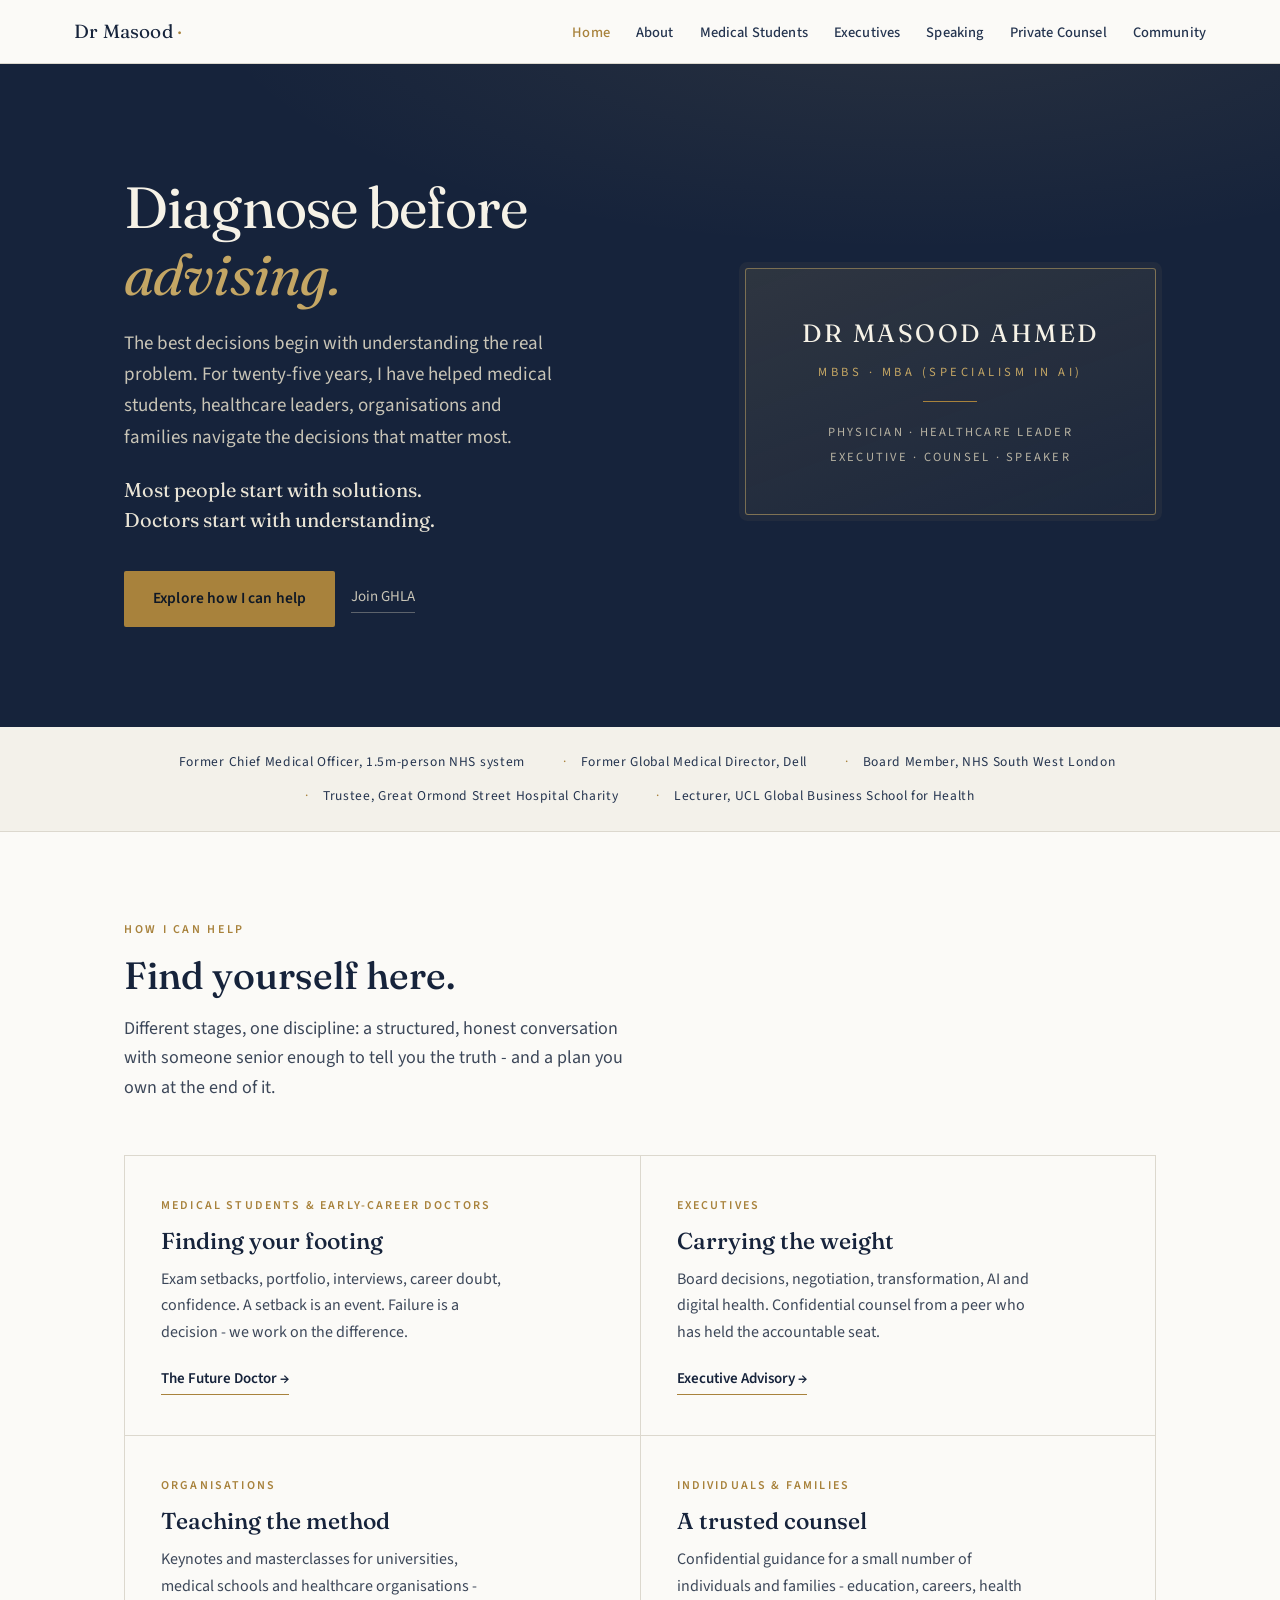
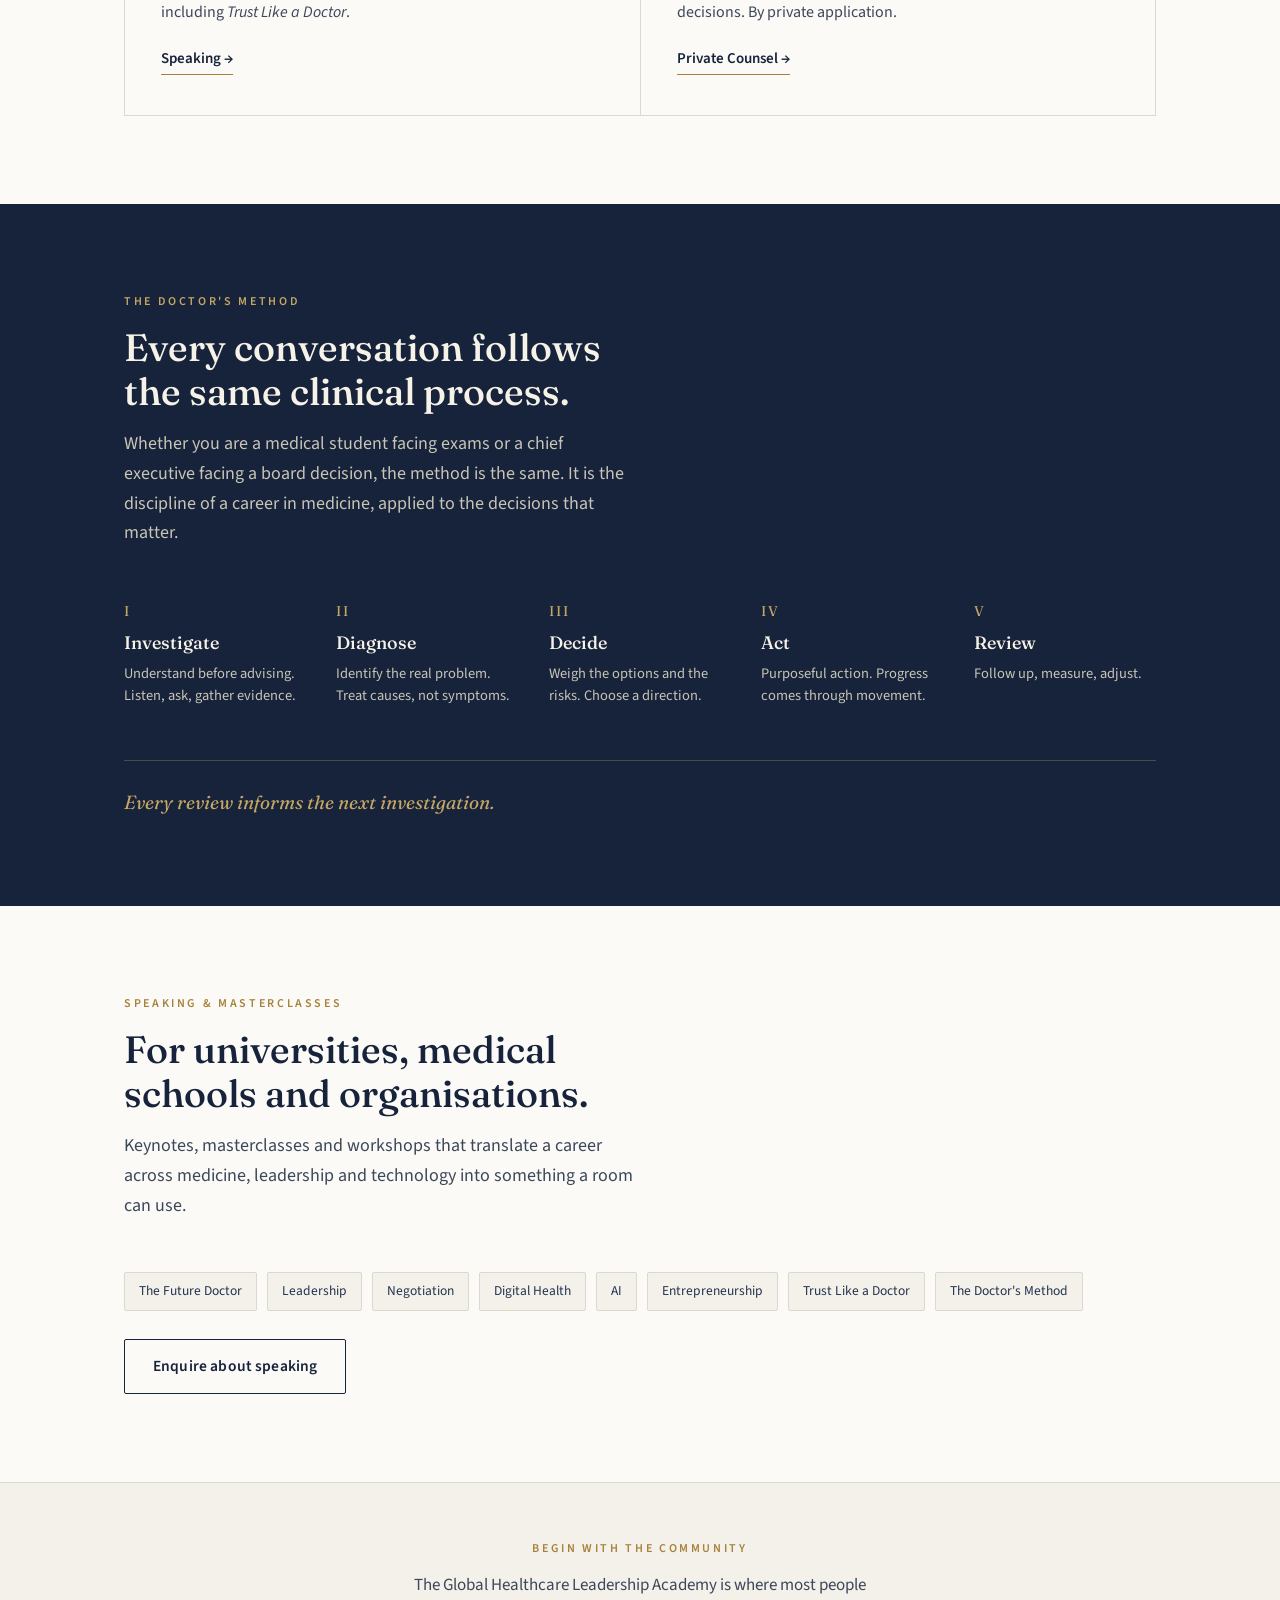
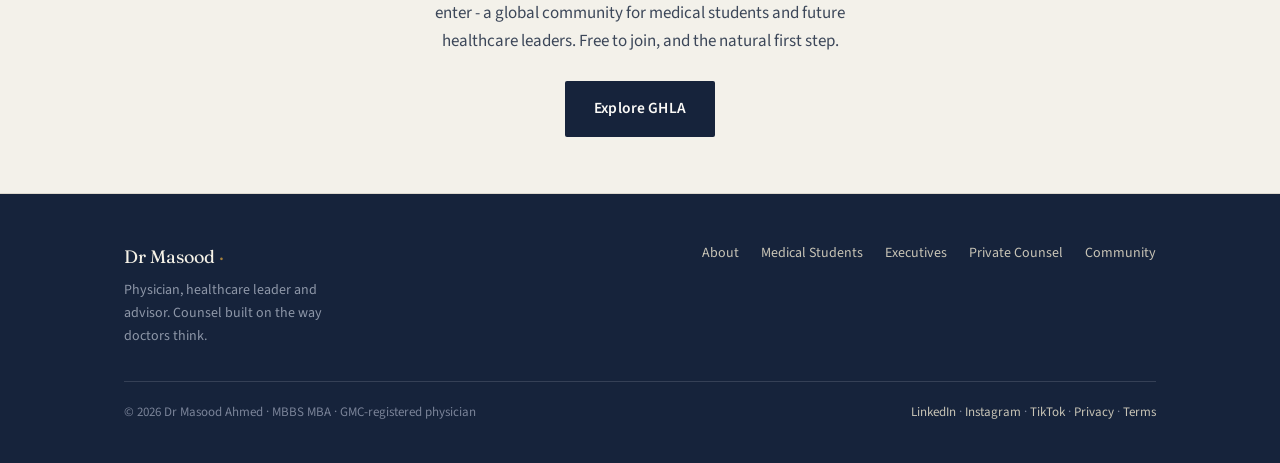
<file: index.html>
<!DOCTYPE html>
<html lang="en">
<head>
<link rel="icon" type="image/png" href="/final_logo.png?v=2">
<meta charset="UTF-8">
<meta name="viewport" content="width=device-width, initial-scale=1.0">
<title>Dr Masood - Diagnose before advising</title>
<meta name="description" content="The digital home of Dr Masood - physician, healthcare leader and advisor. Counsel for medical students, healthcare leaders, organisations and families, built on the way doctors think.">
<link rel="canonical" href="https://doctormasood.com/">
<meta property="og:type" content="website">
<meta property="og:title" content="Dr Masood - Diagnose before advising">
<meta property="og:description" content="Physician, healthcare leader and advisor. Counsel built on the way doctors think.">
<meta property="og:url" content="https://doctormasood.com/">
<link rel="preconnect" href="https://fonts.googleapis.com">
<link rel="preconnect" href="https://fonts.gstatic.com" crossorigin>
<link href="https://fonts.googleapis.com/css2?family=Fraunces:opsz,wght@9..144,300;9..144,400;9..144,500;9..144,600&family=Source+Sans+3:wght@400;500;600&display=swap" rel="stylesheet">
<link rel="stylesheet" href="assets/css/style.css">
</head>
<body>
<a class="skip" href="#main">Skip to content</a>

<!-- NAV -->
<nav class="nav" aria-label="Primary">
  <div class="nav-inner">
    <a class="wordmark" href="index.html">Dr Masood <span>·</span></a>
    <button class="nav-toggle" aria-label="Menu" aria-expanded="false" aria-controls="menu"><span></span><span></span><span></span></button>
    <ul class="nav-links" id="menu">
      <li><a href="index.html" aria-current="page">Home</a></li>
      <li><a href="subdirectories/about/about.html">About</a></li>
      <li><a href="subdirectories/future-doctor/fd.html">Medical Students</a></li>
      <li><a href="subdirectories/executive-advisory/ea.html">Executives</a></li>
      <li><a href="index.html#speaking">Speaking</a></li>
      <li><a href="subdirectories/private-counsel/pc.html">Private Counsel</a></li>
      <li><a href="subdirectories/ghla/ghla.html">Community</a></li>
    </ul>
  </div>
</nav>

<main id="main">

<!-- HERO -->
<header class="hero">
  <div class="wrap">
    <div class="hero-grid">
      <div>
        <h1>Diagnose before <em>advising.</em></h1>
        <p class="lead">The best decisions begin with understanding the real problem. For twenty-five years, I have helped medical students, healthcare leaders, organisations and families navigate the decisions that matter most.</p>
        <p class="curio">Most people start with solutions.<br>Doctors start with understanding.</p>
        <div class="actions">
          <a class="btn btn-brass" href="#pathways">Explore how I can help</a>
          <a class="quiet-link" href="subdirectories/ghla/ghla.html">Join GHLA</a>
        </div>
      </div>
      <div class="plate" role="img" aria-label="Nameplate: Dr Masood Ahmed, MBBS MBA (specialism in AI), physician and board-level healthcare leader, counsel by appointment">
        <div class="name">Dr Masood Ahmed</div>
        <div class="quals">MBBS · MBA (specialism in AI)</div>
        <div class="rule"></div>
        <div class="line">Physician · Healthcare leader<br>Executive · Counsel · Speaker</div>
      </div>
    </div>
  </div>
</header>

<!-- CREDIBILITY -->
<div class="cred" aria-label="Career">
  <div class="cred-inner">
    <span>Former Chief Medical Officer, 1.5m-person NHS system</span>
    <span>Former Global Medical Director, Dell</span>
    <span>Board Member, NHS South West London</span>
    <span>Trustee, Great Ormond Street Hospital Charity</span>
    <span>Lecturer, UCL Global Business School for Health</span>
  </div>
</div>

<!-- PATHWAYS -->
<section id="pathways">
  <div class="wrap">
    <div class="section-head reveal">
      <div class="eyebrow">How I can help</div>
      <h2>Find yourself here.</h2>
      <p>Different stages, one discipline: a structured, honest conversation with someone senior enough to tell you the truth - and a plan you own at the end of it.</p>
    </div>
    <div class="paths">
      <div class="path reveal">
        <div class="who">Medical students &amp; early-career doctors</div>
        <h3>Finding your footing</h3>
        <p>Exam setbacks, portfolio, interviews, career doubt, confidence. A setback is an event. Failure is a decision - we work on the difference.</p>
        <a class="start" href="subdirectories/future-doctor/fd.html">The Future Doctor →</a>
      </div>
      <div class="path reveal">
        <div class="who">Executives</div>
        <h3>Carrying the weight</h3>
        <p>Board decisions, negotiation, transformation, AI and digital health. Confidential counsel from a peer who has held the accountable seat.</p>
        <a class="start" href="subdirectories/executive-advisory/ea.html">Executive Advisory →</a>
      </div>
      <div class="path reveal">
        <div class="who">Organisations</div>
        <h3>Teaching the method</h3>
        <p>Keynotes and masterclasses for universities, medical schools and healthcare organisations - including <em>Trust Like a Doctor</em>.</p>
        <a class="start" href="#speaking">Speaking →</a>
      </div>
      <div class="path reveal">
        <div class="who">Individuals &amp; families</div>
        <h3>A trusted counsel</h3>
        <p>Confidential guidance for a small number of individuals and families - education, careers, health decisions. By private application.</p>
        <a class="start" href="subdirectories/private-counsel/pc.html">Private Counsel →</a>
      </div>
    </div>
  </div>
</section>

<!-- THE DOCTOR'S METHOD -->
<section class="method">
  <div class="wrap">
    <div class="section-head reveal">
      <div class="eyebrow" style="color:var(--brass-soft)">The Doctor's Method</div>
      <h2>Every conversation follows the same clinical process.</h2>
      <p>Whether you are a medical student facing exams or a chief executive facing a board decision, the method is the same. It is the discipline of a career in medicine, applied to the decisions that matter.</p>
    </div>
    <div class="steps">
      <div class="step reveal"><div class="num">I</div><h3>Investigate</h3><p>Understand before advising. Listen, ask, gather evidence.</p></div>
      <div class="step reveal"><div class="num">II</div><h3>Diagnose</h3><p>Identify the real problem. Treat causes, not symptoms.</p></div>
      <div class="step reveal"><div class="num">III</div><h3>Decide</h3><p>Weigh the options and the risks. Choose a direction.</p></div>
      <div class="step reveal"><div class="num">IV</div><h3>Act</h3><p>Purposeful action. Progress comes through movement.</p></div>
      <div class="step reveal"><div class="num">V</div><h3>Review</h3><p>Follow up, measure, adjust.</p></div>
    </div>
    <div class="footline reveal">Every review informs the next investigation.</div>
  </div>
</section>

<!-- SPEAKING -->
<section id="speaking">
  <div class="wrap">
    <div class="section-head reveal">
      <div class="eyebrow">Speaking &amp; Masterclasses</div>
      <h2>For universities, medical schools and organisations.</h2>
      <p>Keynotes, masterclasses and workshops that translate a career across medicine, leadership and technology into something a room can use.</p>
    </div>
    <div class="tags reveal" style="margin-bottom:28px">
      <span class="tag">The Future Doctor</span>
      <span class="tag">Leadership</span>
      <span class="tag">Negotiation</span>
      <span class="tag">Digital Health</span>
      <span class="tag">AI</span>
      <span class="tag">Entrepreneurship</span>
      <span class="tag">Trust Like a Doctor</span>
      <span class="tag">The Doctor's Method</span>
    </div>
    <div class="reveal"><a class="btn btn-ghost" href="https://tally.so/r/zxoZRg">Enquire about speaking</a></div>
  </div>
</section>

<!-- FINAL CTA -->
<section class="band">
  <div class="wrap reveal">
    <div class="eyebrow" style="margin-bottom:12px">Begin with the community</div>
    <p style="margin-bottom:26px">The Global Healthcare Leadership Academy is where most people enter - a global community for medical students and future healthcare leaders. Free to join, and the natural first step.</p>
    <a class="btn btn-ink" href="subdirectories/ghla/ghla.html">Explore GHLA</a>
  </div>
</section>

</main>

<!-- FOOTER -->
<footer>
  <div class="wrap">
    <div class="foot-grid">
      <div>
        <div class="foot-brand">Dr Masood <span>·</span></div>
        <div class="foot-tag">Physician, healthcare leader and advisor. Counsel built on the way doctors think.</div>
      </div>
      <div class="foot-links">
        <a href="subdirectories/about/about.html">About</a>
        <a href="subdirectories/future-doctor/fd.html">Medical Students</a>
        <a href="subdirectories/executive-advisory/ea.html">Executives</a>
        <a href="subdirectories/private-counsel/pc.html">Private Counsel</a>
        <a href="subdirectories/ghla/ghla.html">Community</a>
      </div>
    </div>
      <div class="foot-legal">
        <div>© 2026 Dr Masood Ahmed · MBBS MBA · GMC-registered physician</div>
        <div>
          <a href="https://uk.linkedin.com/in/drmasoodahmed">LinkedIn</a> ·
          <a href="https://www.instagram.com/doctor.masood/">Instagram</a> ·
          <a href="https://www.tiktok.com/@doctor_masood">TikTok</a> ·
          <a href="subdirectories/privacy/privacypolicy.html">Privacy</a> ·
            <a href="subdirectories/terms/terms.html">Terms</a>
        </div>
      </div>
  </div>
</footer>

<script src="assets/js/main.js"></script>
</body>
</html>
</file>
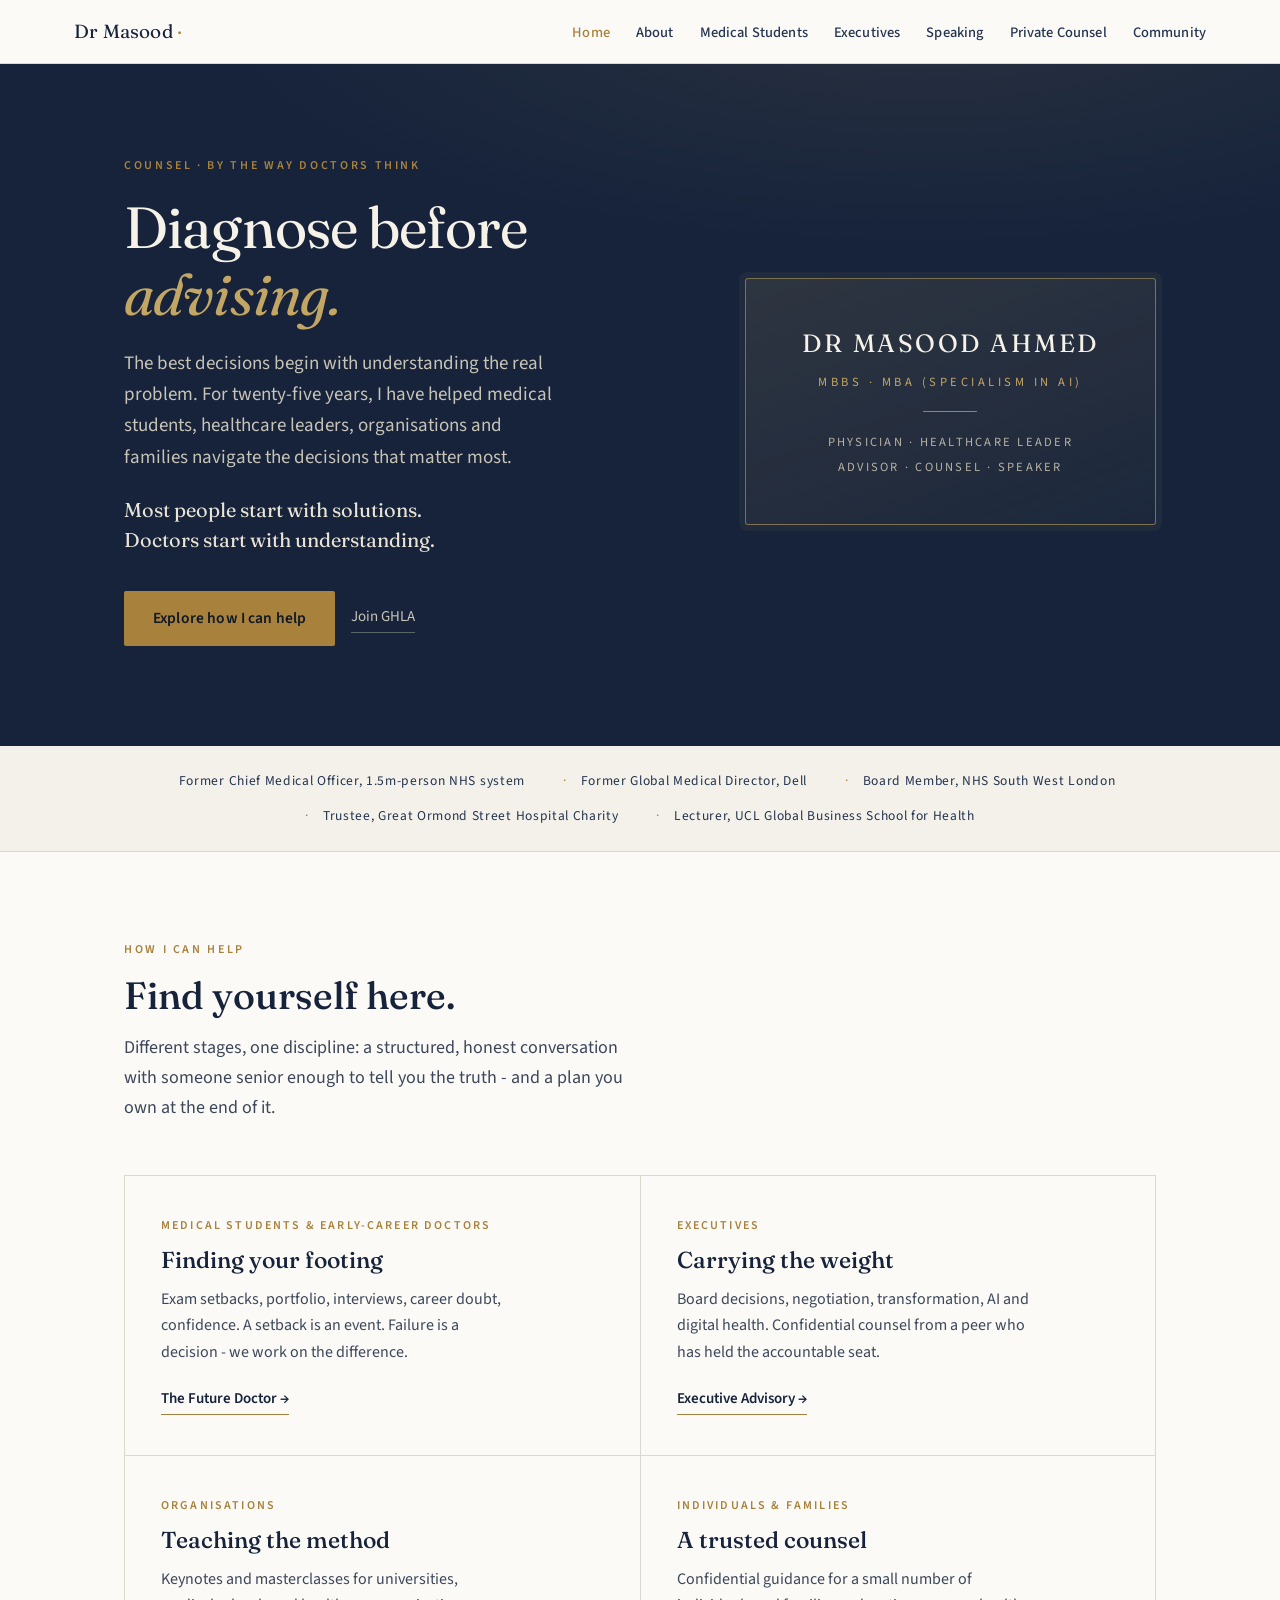
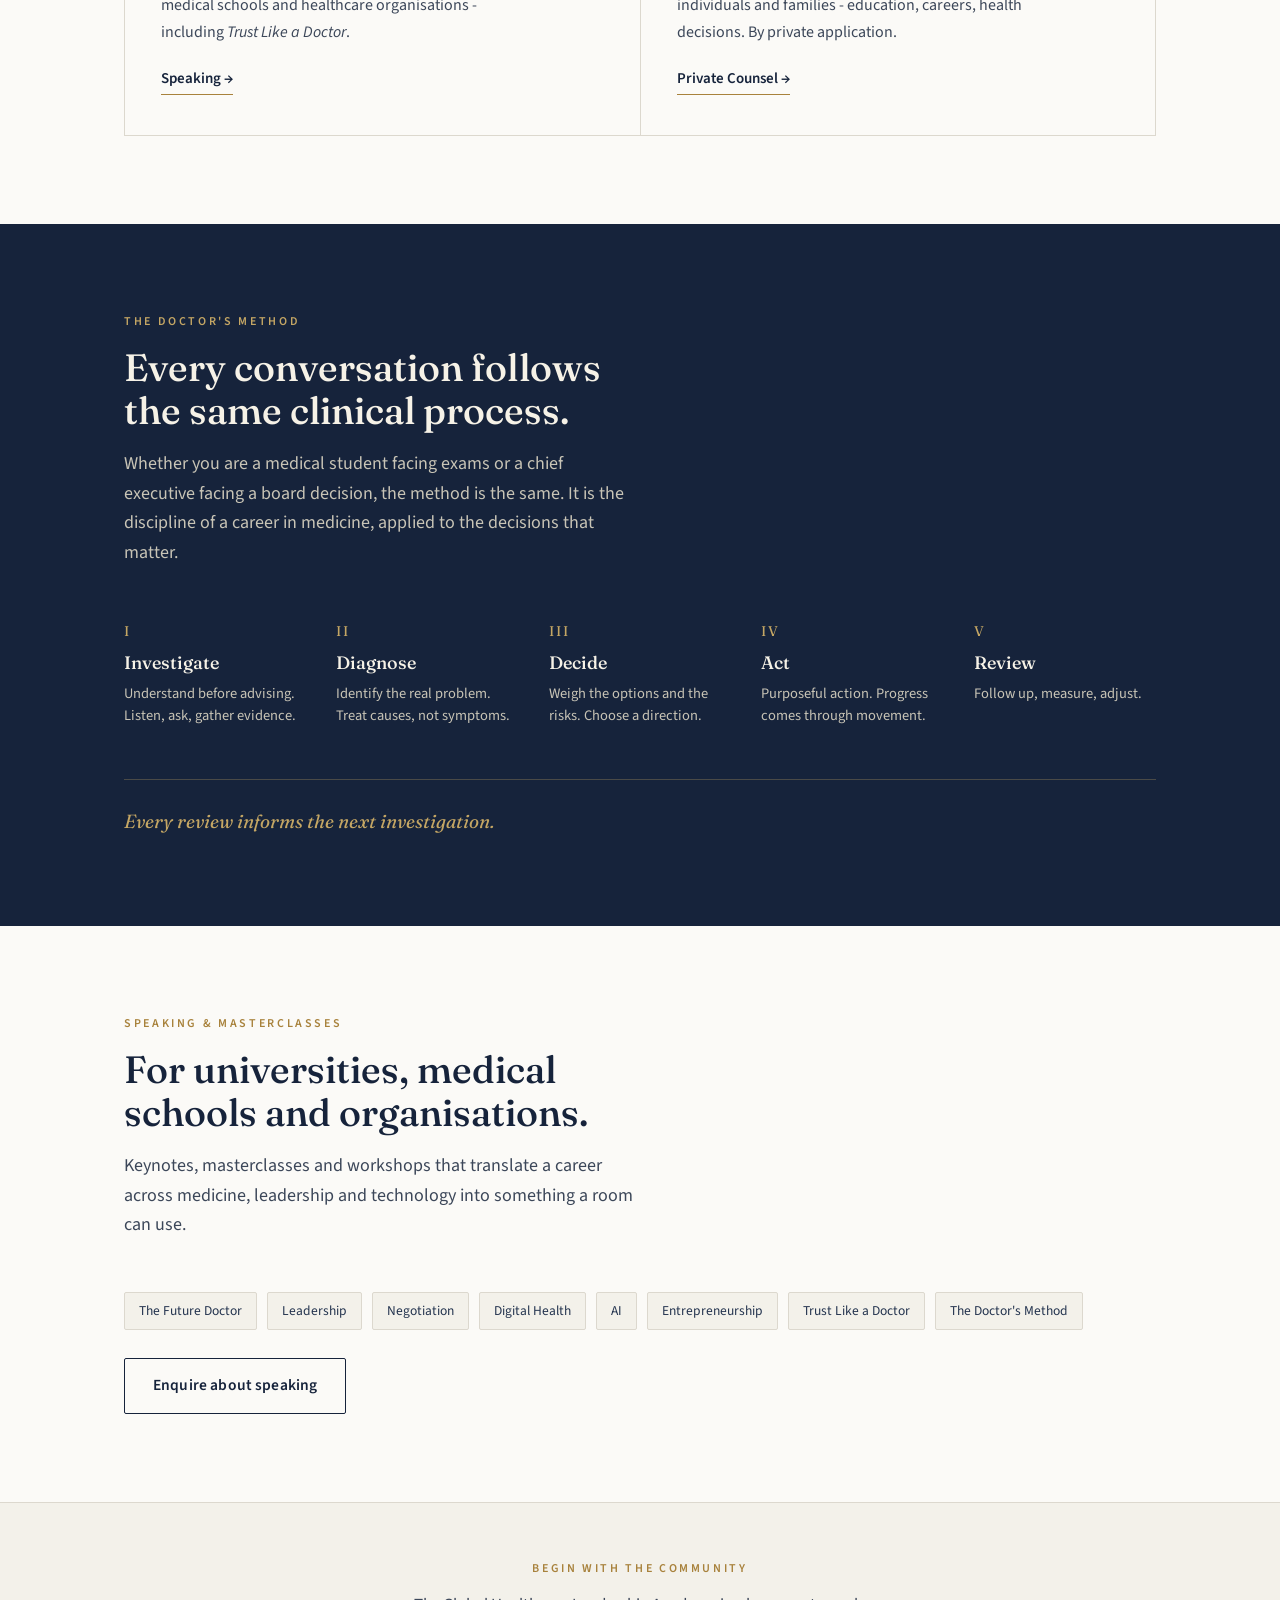
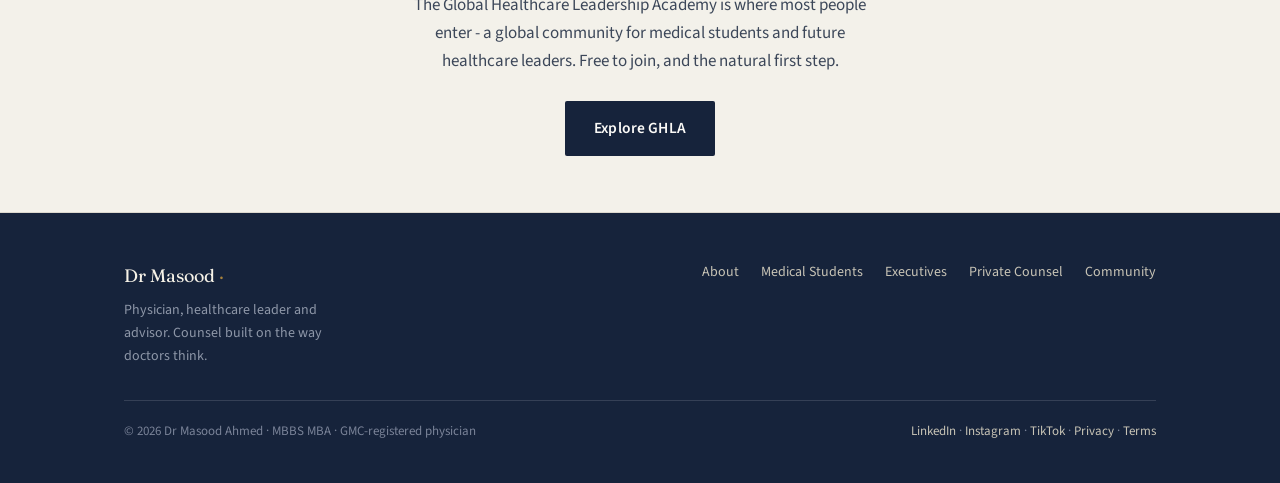
<file: landing.html>
<!DOCTYPE html>
<html lang="en">
<head>
<meta charset="UTF-8">
<meta name="viewport" content="width=device-width, initial-scale=1.0">
<title>Dr Masood - Diagnose before advising</title>
<meta name="description" content="The digital home of Dr Masood - physician, healthcare leader and advisor. Counsel for medical students, healthcare leaders, organisations and families, built on the way doctors think.">
<link rel="canonical" href="https://doctormasood.com/">
<meta property="og:type" content="website">
<meta property="og:title" content="Dr Masood - Diagnose before advising">
<meta property="og:description" content="Physician, healthcare leader and advisor. Counsel built on the way doctors think.">
<meta property="og:url" content="https://doctormasood.com/">
<link rel="preconnect" href="https://fonts.googleapis.com">
<link rel="preconnect" href="https://fonts.gstatic.com" crossorigin>
<link href="https://fonts.googleapis.com/css2?family=Fraunces:opsz,wght@9..144,300;9..144,400;9..144,500;9..144,600&family=Source+Sans+3:wght@400;500;600&display=swap" rel="stylesheet">
<link rel="stylesheet" href="assets/css/style.css">
</head>
<body>
<a class="skip" href="#main">Skip to content</a>

<!-- NAV -->
<nav class="nav" aria-label="Primary">
  <div class="nav-inner">
    <a class="wordmark" href="landing.html">Dr Masood <span>·</span></a>
    <button class="nav-toggle" aria-label="Menu" aria-expanded="false" aria-controls="menu"><span></span><span></span><span></span></button>
    <ul class="nav-links" id="menu">
      <li><a href="landing.html" aria-current="page">Home</a></li>
      <li><a href="subdirectories/about/about.html">About</a></li>
      <li><a href="subdirectories/future-doctor/fd.html">Medical Students</a></li>
      <li><a href="subdirectories/executive-advisory/ea.html">Executives</a></li>
      <li><a href="landing.html#speaking">Speaking</a></li>
      <li><a href="subdirectories/private-counsel/pc.html">Private Counsel</a></li>
      <li><a href="subdirectories/ghla/ghla.html">Community</a></li>
    </ul>
  </div>
</nav>

<main id="main">

<!-- HERO -->
<header class="hero">
  <div class="wrap">
    <div class="hero-grid">
      <div>
        <div class="eyebrow">Counsel · by the way doctors think</div>
        <h1>Diagnose before <em>advising.</em></h1>
        <p class="lead">The best decisions begin with understanding the real problem. For twenty-five years, I have helped medical students, healthcare leaders, organisations and families navigate the decisions that matter most.</p>
        <p class="curio">Most people start with solutions.<br>Doctors start with understanding.</p>
        <div class="actions">
          <a class="btn btn-brass" href="#pathways">Explore how I can help</a>
          <a class="quiet-link" href="subdirectories/ghla/ghla.html">Join GHLA</a>
        </div>
      </div>
      <div class="plate" role="img" aria-label="Nameplate: Dr Masood Ahmed, MBBS MBA (specialism in AI), physician and board-level healthcare leader, counsel by appointment">
        <div class="name">Dr Masood Ahmed</div>
        <div class="quals">MBBS · MBA (specialism in AI)</div>
        <div class="rule"></div>
        <div class="line">Physician · Healthcare leader<br>Advisor · Counsel · Speaker</div>
      </div>
    </div>
  </div>
</header>

<!-- CREDIBILITY -->
<div class="cred" aria-label="Career">
  <div class="cred-inner">
    <span>Former Chief Medical Officer, 1.5m-person NHS system</span>
    <span>Former Global Medical Director, Dell</span>
    <span>Board Member, NHS South West London</span>
    <span>Trustee, Great Ormond Street Hospital Charity</span>
    <span>Lecturer, UCL Global Business School for Health</span>
  </div>
</div>

<!-- PATHWAYS -->
<section id="pathways">
  <div class="wrap">
    <div class="section-head reveal">
      <div class="eyebrow">How I can help</div>
      <h2>Find yourself here.</h2>
      <p>Different stages, one discipline: a structured, honest conversation with someone senior enough to tell you the truth - and a plan you own at the end of it.</p>
    </div>
    <div class="paths">
      <div class="path reveal">
        <div class="who">Medical students &amp; early-career doctors</div>
        <h3>Finding your footing</h3>
        <p>Exam setbacks, portfolio, interviews, career doubt, confidence. A setback is an event. Failure is a decision - we work on the difference.</p>
        <a class="start" href="subdirectories/future-doctor/fd.html">The Future Doctor →</a>
      </div>
      <div class="path reveal">
        <div class="who">Executives</div>
        <h3>Carrying the weight</h3>
        <p>Board decisions, negotiation, transformation, AI and digital health. Confidential counsel from a peer who has held the accountable seat.</p>
        <a class="start" href="subdirectories/executive-advisory/ea.html">Executive Advisory →</a>
      </div>
      <div class="path reveal">
        <div class="who">Organisations</div>
        <h3>Teaching the method</h3>
        <p>Keynotes and masterclasses for universities, medical schools and healthcare organisations - including <em>Trust Like a Doctor</em>.</p>
        <a class="start" href="#speaking">Speaking →</a>
      </div>
      <div class="path reveal">
        <div class="who">Individuals &amp; families</div>
        <h3>A trusted counsel</h3>
        <p>Confidential guidance for a small number of individuals and families - education, careers, health decisions. By private application.</p>
        <a class="start" href="subdirectories/private-counsel/pc.html">Private Counsel →</a>
      </div>
    </div>
  </div>
</section>

<!-- THE DOCTOR'S METHOD -->
<section class="method">
  <div class="wrap">
    <div class="section-head reveal">
      <div class="eyebrow" style="color:var(--brass-soft)">The Doctor's Method</div>
      <h2>Every conversation follows the same clinical process.</h2>
      <p>Whether you are a medical student facing exams or a chief executive facing a board decision, the method is the same. It is the discipline of a career in medicine, applied to the decisions that matter.</p>
    </div>
    <div class="steps">
      <div class="step reveal"><div class="num">I</div><h3>Investigate</h3><p>Understand before advising. Listen, ask, gather evidence.</p></div>
      <div class="step reveal"><div class="num">II</div><h3>Diagnose</h3><p>Identify the real problem. Treat causes, not symptoms.</p></div>
      <div class="step reveal"><div class="num">III</div><h3>Decide</h3><p>Weigh the options and the risks. Choose a direction.</p></div>
      <div class="step reveal"><div class="num">IV</div><h3>Act</h3><p>Purposeful action. Progress comes through movement.</p></div>
      <div class="step reveal"><div class="num">V</div><h3>Review</h3><p>Follow up, measure, adjust.</p></div>
    </div>
    <div class="footline reveal">Every review informs the next investigation.</div>
  </div>
</section>

<!-- SPEAKING -->
<section id="speaking">
  <div class="wrap">
    <div class="section-head reveal">
      <div class="eyebrow">Speaking &amp; Masterclasses</div>
      <h2>For universities, medical schools and organisations.</h2>
      <p>Keynotes, masterclasses and workshops that translate a career across medicine, leadership and technology into something a room can use.</p>
    </div>
    <div class="tags reveal" style="margin-bottom:28px">
      <span class="tag">The Future Doctor</span>
      <span class="tag">Leadership</span>
      <span class="tag">Negotiation</span>
      <span class="tag">Digital Health</span>
      <span class="tag">AI</span>
      <span class="tag">Entrepreneurship</span>
      <span class="tag">Trust Like a Doctor</span>
      <span class="tag">The Doctor's Method</span>
    </div>
    <div class="reveal"><a class="btn btn-ghost" href="https://tally.so/r/zxoZRg">Enquire about speaking</a></div>
  </div>
</section>

<!-- FINAL CTA -->
<section class="band">
  <div class="wrap reveal">
    <div class="eyebrow" style="margin-bottom:12px">Begin with the community</div>
    <p style="margin-bottom:26px">The Global Healthcare Leadership Academy is where most people enter - a global community for medical students and future healthcare leaders. Free to join, and the natural first step.</p>
    <a class="btn btn-ink" href="subdirectories/ghla/ghla.html">Explore GHLA</a>
  </div>
</section>

</main>

<!-- FOOTER -->
<footer>
  <div class="wrap">
    <div class="foot-grid">
      <div>
        <div class="foot-brand">Dr Masood <span>·</span></div>
        <div class="foot-tag">Physician, healthcare leader and advisor. Counsel built on the way doctors think.</div>
      </div>
      <div class="foot-links">
        <a href="subdirectories/about/about.html">About</a>
        <a href="subdirectories/future-doctor/fd.html">Medical Students</a>
        <a href="subdirectories/executive-advisory/ea.html">Executives</a>
        <a href="subdirectories/private-counsel/pc.html">Private Counsel</a>
        <a href="subdirectories/ghla/ghla.html">Community</a>
      </div>
    </div>
      <div class="foot-legal">
        <div>© 2026 Dr Masood Ahmed · MBBS MBA · GMC-registered physician</div>
        <div>
          <a href="https://uk.linkedin.com/in/drmasoodahmed">LinkedIn</a> ·
          <a href="https://www.instagram.com/doctor.masood/">Instagram</a> ·
          <a href="https://www.tiktok.com/@doctor_masood">TikTok</a> ·
          <a href="subdirectories/privacy/privacypolicy.html">Privacy</a> ·
            <a href="subdirectories/terms/terms.html">Terms</a>
        </div>
      </div>
  </div>
</footer>

<script src="assets/js/main.js"></script>
</body>
</html>
</file>
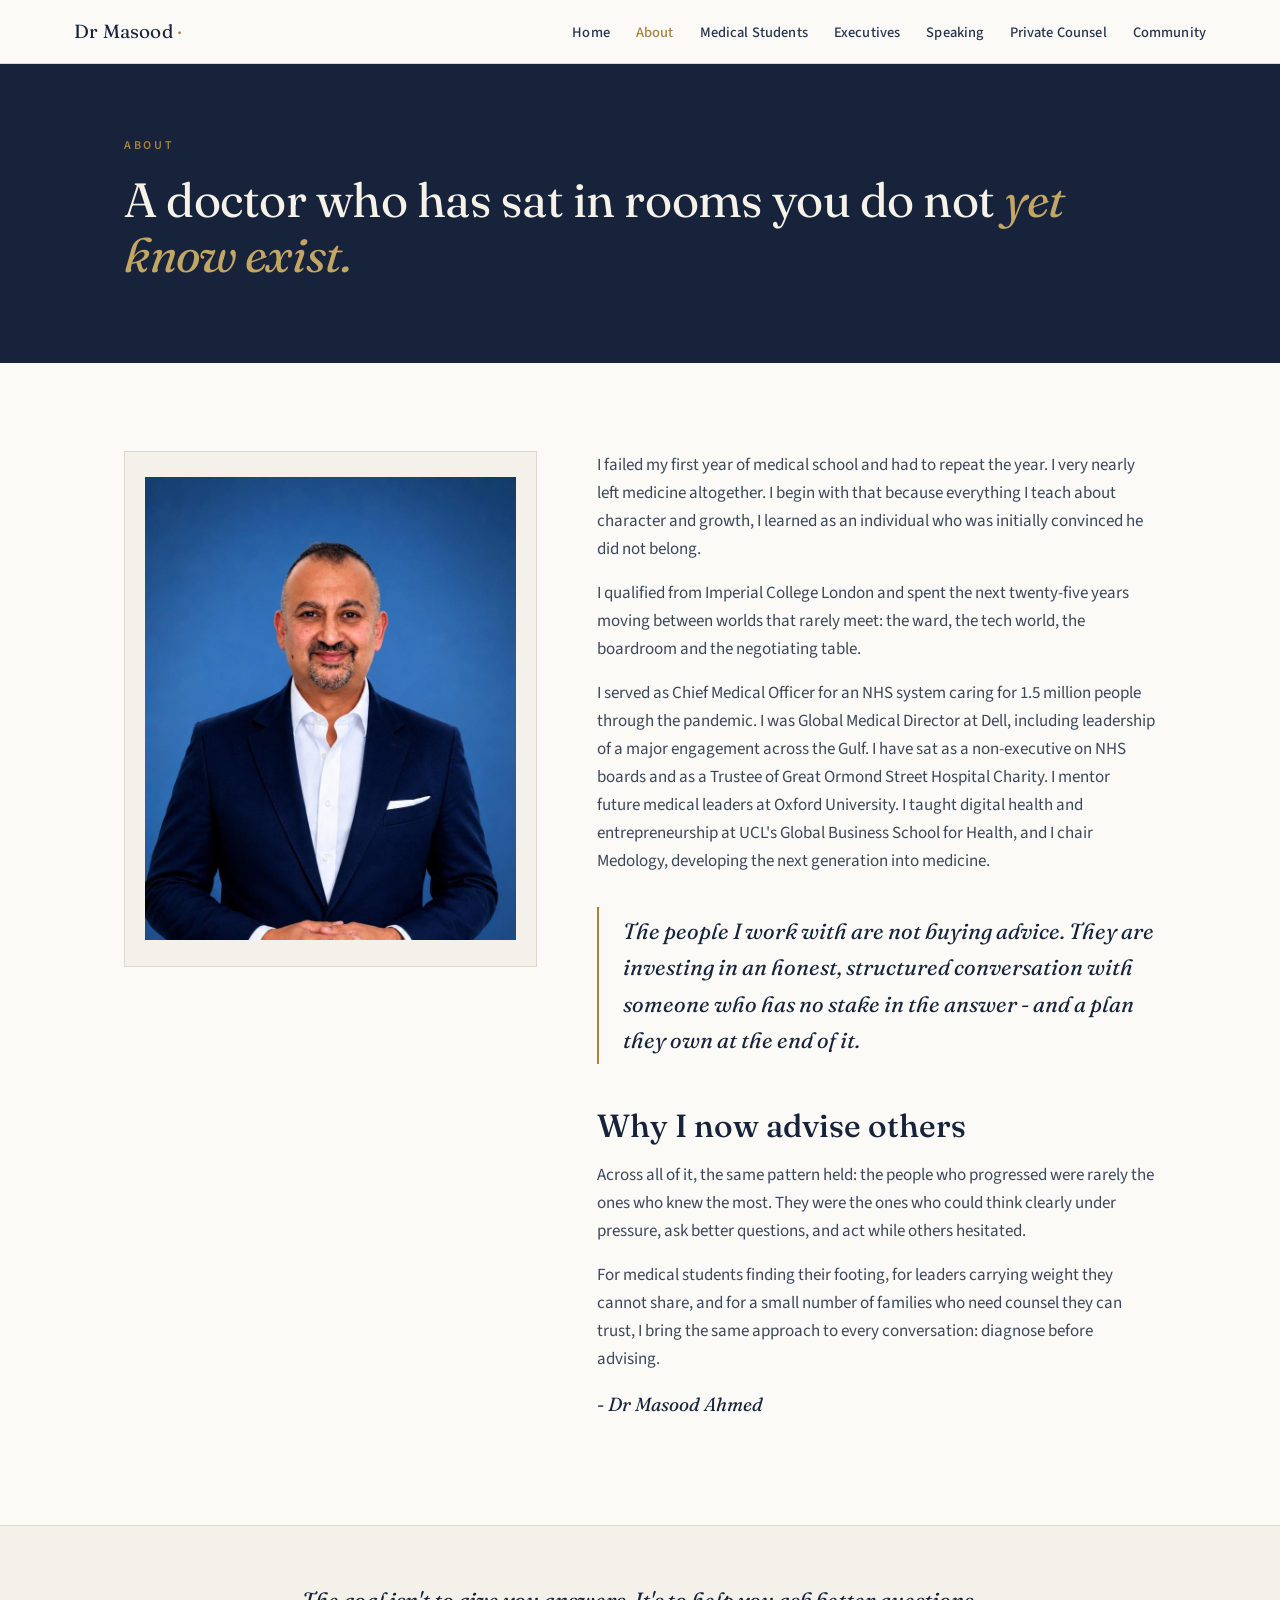
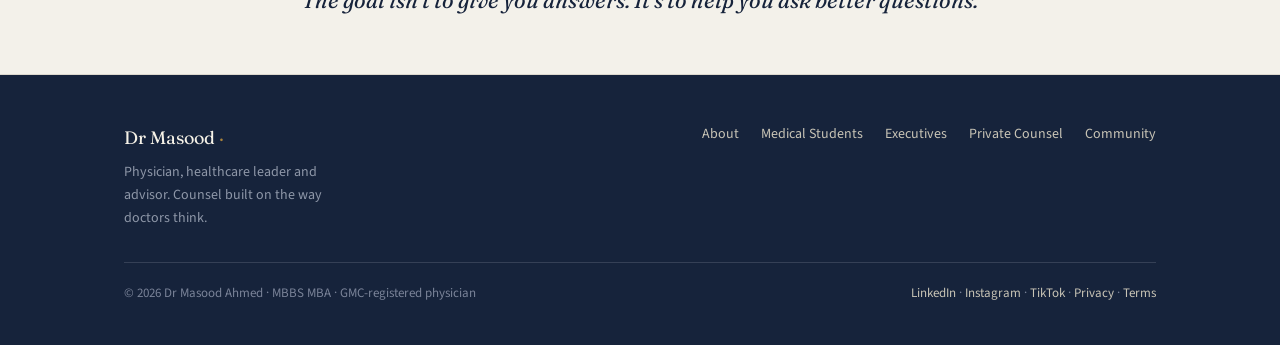
<file: subdirectories/about/about.html>
<!DOCTYPE html>
<html lang="en">
<head>
<meta charset="UTF-8">
<meta name="viewport" content="width=device-width, initial-scale=1.0">
<title>About - Dr Masood</title>
<meta name="description" content="Dr Masood Ahmed - physician, former Chief Medical Officer, former Global Medical Director at Dell, NHS and Great Ormond Street board member, and UCL lecturer. Why he now advises others.">
<link rel="canonical" href="https://doctormasood.com/about/">
<meta property="og:title" content="About - Dr Masood">
<meta property="og:description" content="Physician, healthcare leader, educator and advisor. Why he now advises others.">
<link rel="preconnect" href="https://fonts.googleapis.com">
<link rel="preconnect" href="https://fonts.gstatic.com" crossorigin>
<link href="https://fonts.googleapis.com/css2?family=Fraunces:opsz,wght@9..144,300;9..144,400;9..144,500;9..144,600&family=Source+Sans+3:wght@400;500;600&display=swap" rel="stylesheet">
<link rel="stylesheet" href="../../assets/css/style.css">
</head>
<body>
<a class="skip" href="#main">Skip to content</a>
<nav class="nav" aria-label="Primary">
  <div class="nav-inner">
    <a class="wordmark" href="../../index.html">Dr Masood <span>·</span></a>
    <button class="nav-toggle" aria-label="Menu" aria-expanded="false" aria-controls="menu"><span></span><span></span><span></span></button>
    <ul class="nav-links" id="menu">
      <li><a href="../../index.html">Home</a></li>
      <li><a href="about.html" aria-current="page">About</a></li>
      <li><a href="../future-doctor/fd.html">Medical Students</a></li>
      <li><a href="../executive-advisory/ea.html">Executives</a></li>
      <li><a href="../../index.html#speaking">Speaking</a></li>
      <li><a href="../private-counsel/pc.html">Private Counsel</a></li>
      <li><a href="../ghla/ghla.html">Community</a></li>
    </ul>
  </div>
</nav>
<main id="main">
<header class="page-hero">
  <div class="wrap">
    <div class="eyebrow">About</div>
    <h1>A doctor who has sat in rooms you do not <em>yet know exist.</em></h1>
  </div>
</header>

<section>
  <div class="wrap">
    <div class="split">
      <div class="portrait reveal"><img src="../../portrait.jpeg" alt="Dr Masood Ahmed"></div>
      <div class="prose reveal">
        <p>I failed my first year of medical school and had to repeat the year. I very nearly left medicine altogether. I begin with that because everything I teach about character and growth, I learned as an individual who was initially convinced he did not belong.</p>
        <p>I qualified from Imperial College London and spent the next twenty-five years moving between worlds that rarely meet: the ward, the tech world, the boardroom and the negotiating table.</p>
        <p>I served as Chief Medical Officer for an NHS system caring for 1.5 million people through the pandemic. I was Global Medical Director at Dell, including leadership of a major engagement across the Gulf. I have sat as a non-executive on NHS boards and as a Trustee of Great Ormond Street Hospital Charity. I mentor future medical leaders at Oxford University. I taught digital health and entrepreneurship at UCL's Global Business School for Health, and I chair Medology, developing the next generation into medicine.</p>
        <p class="pull">The people I work with are not buying advice. They are investing in an honest, structured conversation with someone who has no stake in the answer - and a plan they own at the end of it.</p>
        <h2>Why I now advise others</h2>
        <p>Across all of it, the same pattern held: the people who progressed were rarely the ones who knew the most. They were the ones who could think clearly under pressure, ask better questions, and act while others hesitated.</p>
        <p>For medical students finding their footing, for leaders carrying weight they cannot share, and for a small number of families who need counsel they can trust, I bring the same approach to every conversation: diagnose before advising.</p>
        <p class="sig">- Dr Masood Ahmed</p>
      </div>
    </div>
  </div>
</section>

<section class="band">
  <div class="wrap reveal">
    <p class="serif-em" style="font-size:22px;color:var(--ink)">The goal isn't to give you answers. It's to help you ask better questions.</p>
  </div>
</section>
</main>

<footer>
  <div class="wrap">
    <div class="foot-grid">
      <div>
        <div class="foot-brand">Dr Masood <span>·</span></div>
        <div class="foot-tag">Physician, healthcare leader and advisor. Counsel built on the way doctors think.</div>
      </div>
      <div class="foot-links">
        <a href="../about/about.html">About</a>
        <a href="../future-doctor/fd.html">Medical Students</a>
        <a href="../executive-advisory/ea.html">Executives</a>
        <a href="../private-counsel/pc.html">Private Counsel</a>
        <a href="../ghla/ghla.html">Community</a>
      </div>
    </div>
    <div class="foot-legal">
      <div>© 2026 Dr Masood Ahmed · MBBS MBA · GMC-registered physician</div>
      <div>
        <a href="https://uk.linkedin.com/in/drmasoodahmed">LinkedIn</a> ·
        <a href="https://www.instagram.com/doctor.masood/">Instagram</a> ·
        <a href="https://www.tiktok.com/@doctor_masood">TikTok</a> ·
        <a href="../privacy/privacypolicy.html">Privacy</a> ·
        <a href="../terms/terms.html">Terms</a>
      </div>
    </div>
  </div>
</footer>
<script src="../../assets/js/main.js"></script>
</body>
</html>
</file>
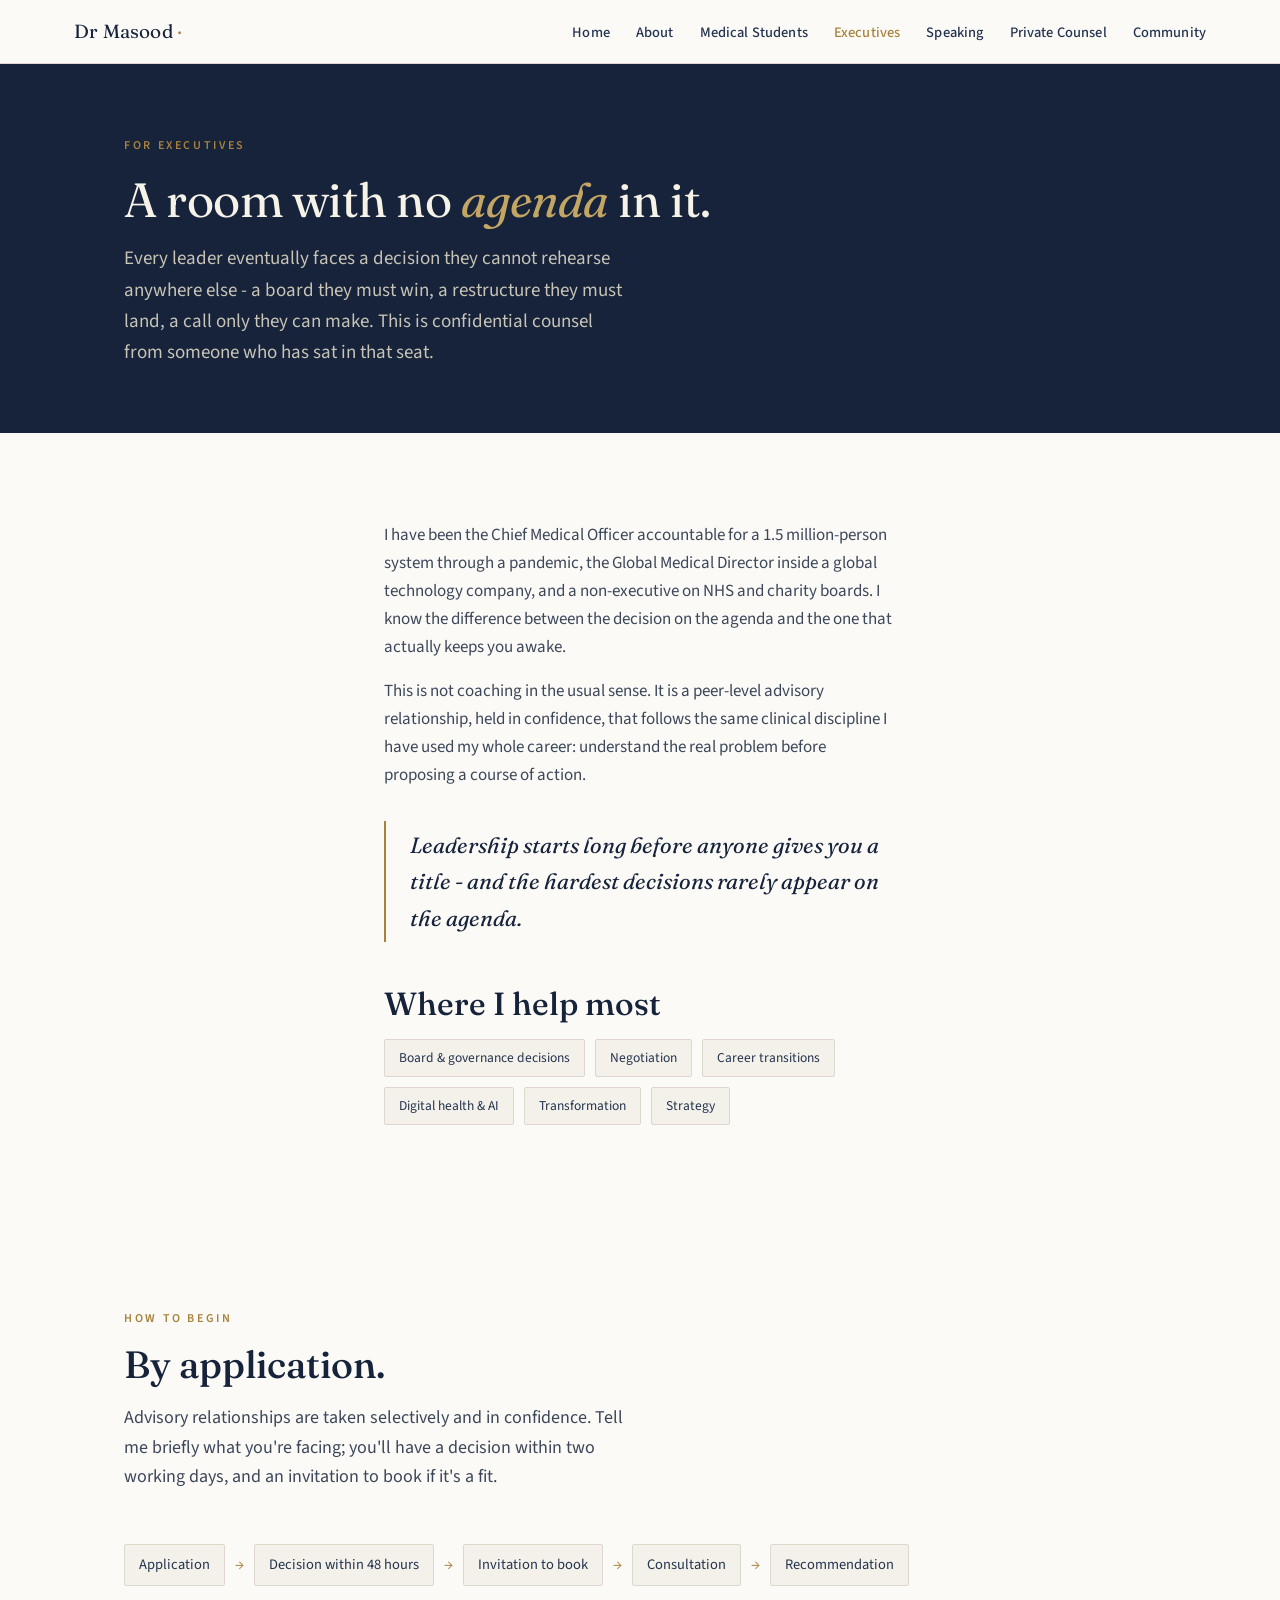
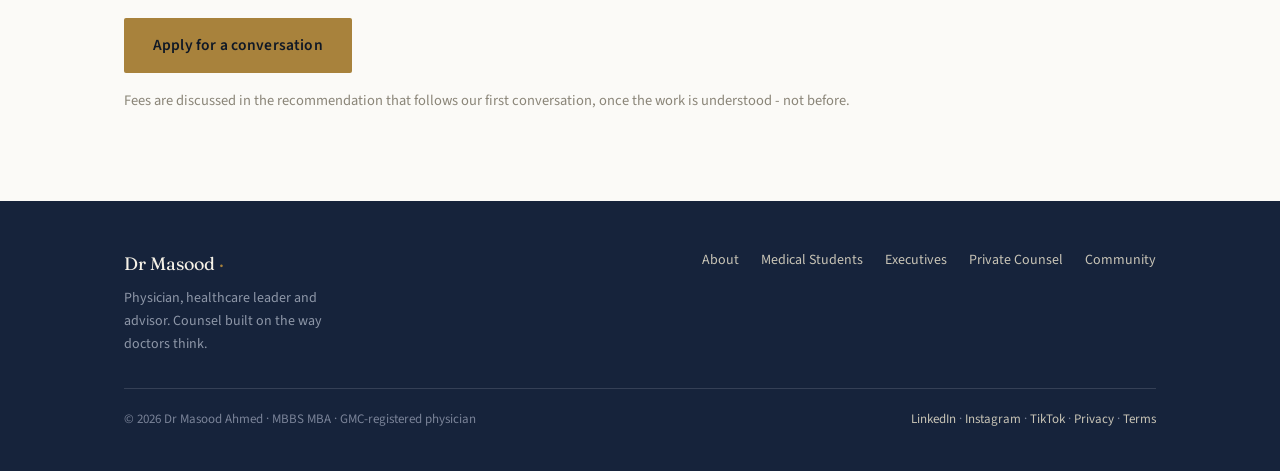
<file: subdirectories/executive-advisory/ea.html>
<!DOCTYPE html>
<html lang="en">
<head>
<meta charset="UTF-8">
<meta name="viewport" content="width=device-width, initial-scale=1.0">
<title>Executive Advisory - Dr Masood</title>
<meta name="description" content="Confidential advisory for healthcare executives, consultants, founders and boards. By application. Counsel from a former CMO and Global Medical Director.">
<link rel="canonical" href="https://doctormasood.com/executive-advisory/">
<meta property="og:title" content="Executive Advisory - Dr Masood">
<meta property="og:description" content="Confidential advisory for healthcare leaders. By application.">
<link rel="preconnect" href="https://fonts.googleapis.com">
<link rel="preconnect" href="https://fonts.gstatic.com" crossorigin>
<link href="https://fonts.googleapis.com/css2?family=Fraunces:opsz,wght@9..144,300;9..144,400;9..144,500;9..144,600&family=Source+Sans+3:wght@400;500;600&display=swap" rel="stylesheet">
<link rel="stylesheet" href="../../assets/css/style.css">
</head>
<body>
<a class="skip" href="#main">Skip to content</a>
<nav class="nav" aria-label="Primary">
  <div class="nav-inner">
    <a class="wordmark" href="../../index.html">Dr Masood <span>·</span></a>
    <button class="nav-toggle" aria-label="Menu" aria-expanded="false" aria-controls="menu"><span></span><span></span><span></span></button>
    <ul class="nav-links" id="menu">
      <li><a href="../../index.html">Home</a></li>
      <li><a href="../about/about.html">About</a></li>
      <li><a href="../future-doctor/fd.html">Medical Students</a></li>
      <li><a href="ea.html" aria-current="page">Executives</a></li>
      <li><a href="../../index.html#speaking">Speaking</a></li>
      <li><a href="../private-counsel/pc.html">Private Counsel</a></li>
      <li><a href="../ghla/ghla.html">Community</a></li>
    </ul>
  </div>
</nav>

<main id="main">
<header class="page-hero">
  <div class="wrap">
    <div class="eyebrow">For Executives</div>
    <h1>A room with no <em>agenda</em> in it.</h1>
    <p>Every leader eventually faces a decision they cannot rehearse anywhere else - a board they must win, a restructure they must land, a call only they can make. This is confidential counsel from someone who has sat in that seat.</p>
  </div>
</header>

<section>
  <div class="wrap prose reveal">
    <p>I have been the Chief Medical Officer accountable for a 1.5 million-person system through a pandemic, the Global Medical Director inside a global technology company, and a non-executive on NHS and charity boards. I know the difference between the decision on the agenda and the one that actually keeps you awake.</p>
    <p>This is not coaching in the usual sense. It is a peer-level advisory relationship, held in confidence, that follows the same clinical discipline I have used my whole career: understand the real problem before proposing a course of action.</p>
    <p class="pull">Leadership starts long before anyone gives you a title - and the hardest decisions rarely appear on the agenda.</p>
    <h2>Where I help most</h2>
    <div class="tags">
      <span class="tag">Board &amp; governance decisions</span>
      <span class="tag">Negotiation</span>
      <span class="tag">Career transitions</span>
      <span class="tag">Digital health &amp; AI</span>
      <span class="tag">Transformation</span>
      <span class="tag">Strategy</span>
    </div>
  </div>
</section>

<section>
  <div class="wrap">
    <div class="section-head reveal">
      <div class="eyebrow">How to begin</div>
      <h2>By application.</h2>
      <p>Advisory relationships are taken selectively and in confidence. Tell me briefly what you're facing; you'll have a decision within two working days, and an invitation to book if it's a fit.</p>
    </div>
    <div class="flow reveal" aria-label="Advisory steps">
      <span>Application</span><span class="arr">→</span>
      <span>Decision within 48 hours</span><span class="arr">→</span>
      <span>Invitation to book</span><span class="arr">→</span>
      <span>Consultation</span><span class="arr">→</span>
      <span>Recommendation</span>
    </div>
    <div class="reveal" style="margin-top:32px">
      <a class="btn btn-brass" href="https://tally.so/r/ob1oDN">Apply for a conversation</a>
    </div>
    <p class="note-line reveal">Fees are discussed in the recommendation that follows our first conversation, once the work is understood - not before.</p>
  </div>
</section>
</main>

<footer>
  <div class="wrap">
    <div class="foot-grid">
      <div>
        <div class="foot-brand">Dr Masood <span>·</span></div>
        <div class="foot-tag">Physician, healthcare leader and advisor. Counsel built on the way doctors think.</div>
      </div>
      <div class="foot-links">
        <a href="../about/about.html">About</a>
        <a href="../future-doctor/fd.html">Medical Students</a>
        <a href="../executive-advisory/ea.html">Executives</a>
        <a href="../private-counsel/pc.html">Private Counsel</a>
        <a href="../ghla/ghla.html">Community</a>
      </div>
    </div>
    <div class="foot-legal">
      <div>© 2026 Dr Masood Ahmed · MBBS MBA · GMC-registered physician</div>
      <div>
        <a href="https://uk.linkedin.com/in/drmasoodahmed">LinkedIn</a> ·
        <a href="https://www.instagram.com/doctor.masood/">Instagram</a> ·
        <a href="https://www.tiktok.com/@doctor_masood">TikTok</a> ·
        <a href="../privacy/privacypolicy.html">Privacy</a> ·
        <a href="../terms/terms.html">Terms</a>
      </div>
    </div>
  </div>
</footer>
<script src="../../assets/js/main.js"></script>
</body>
</html>
</file>
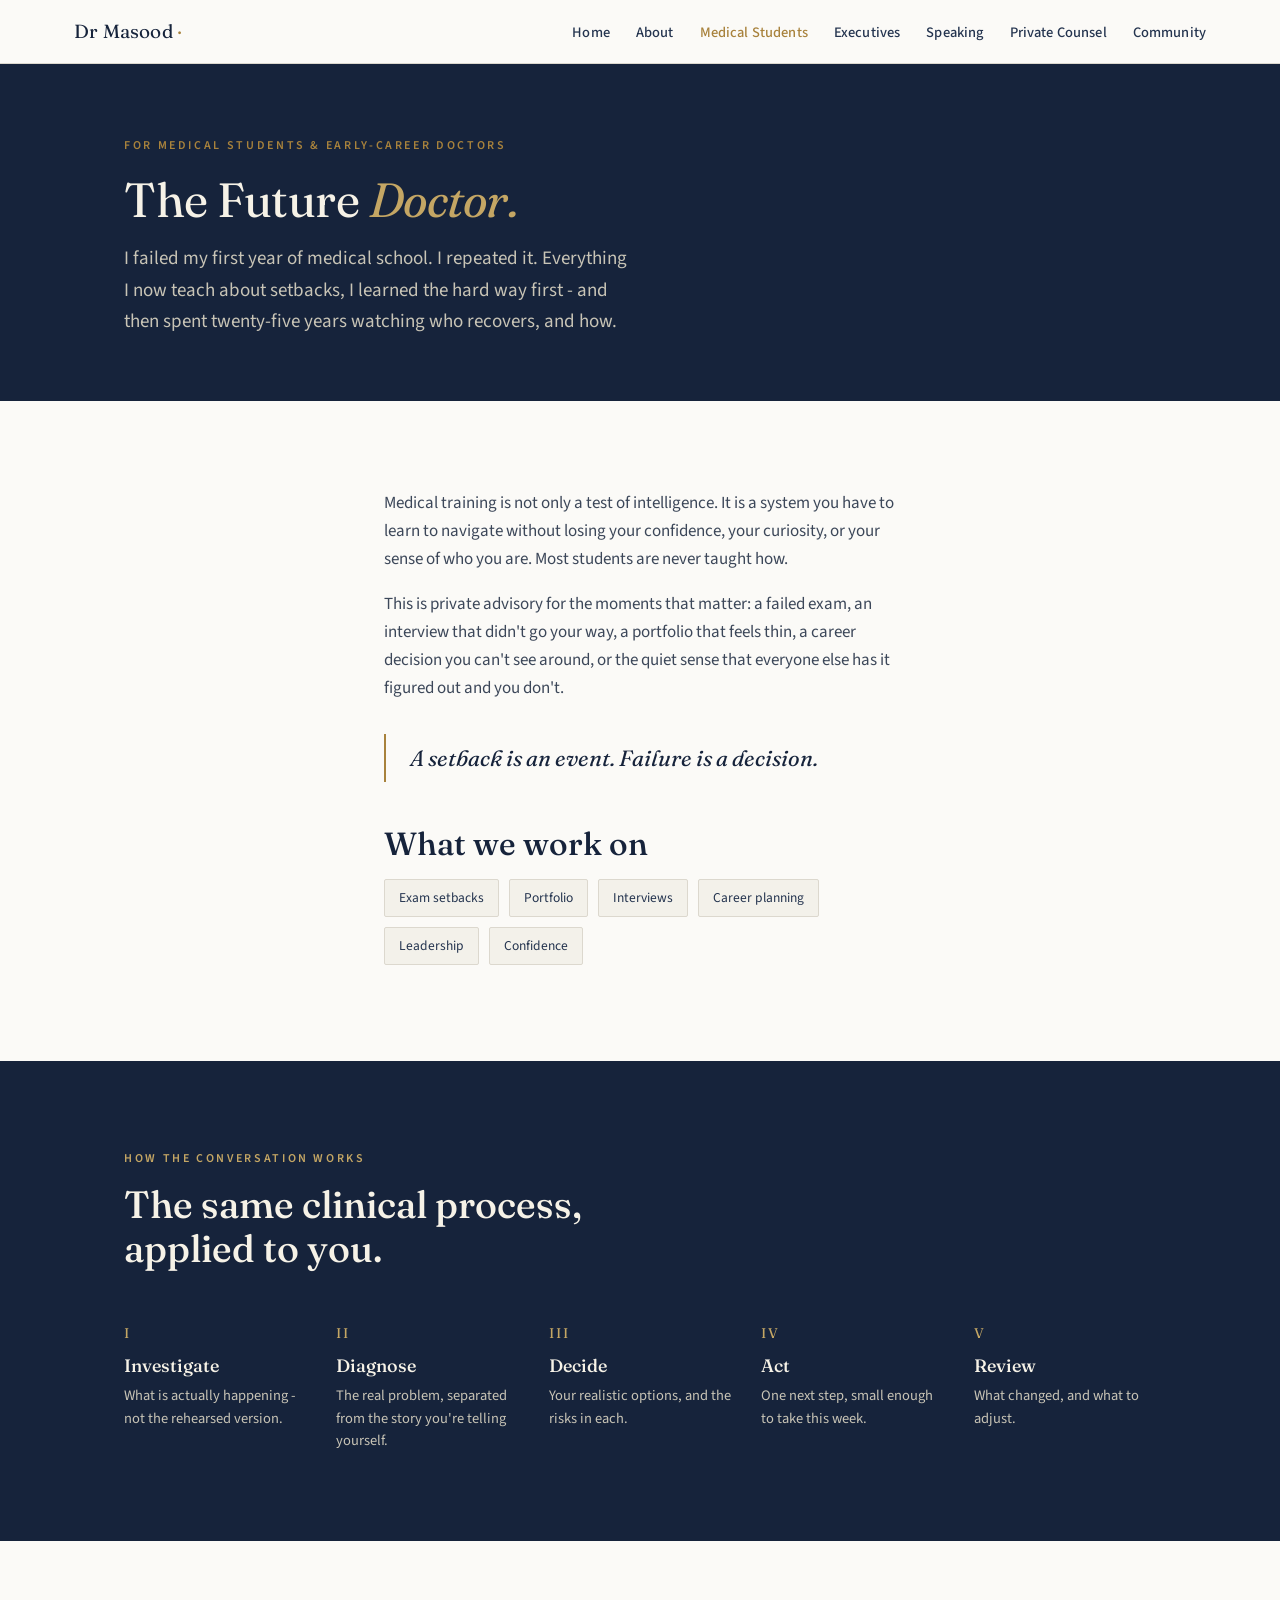
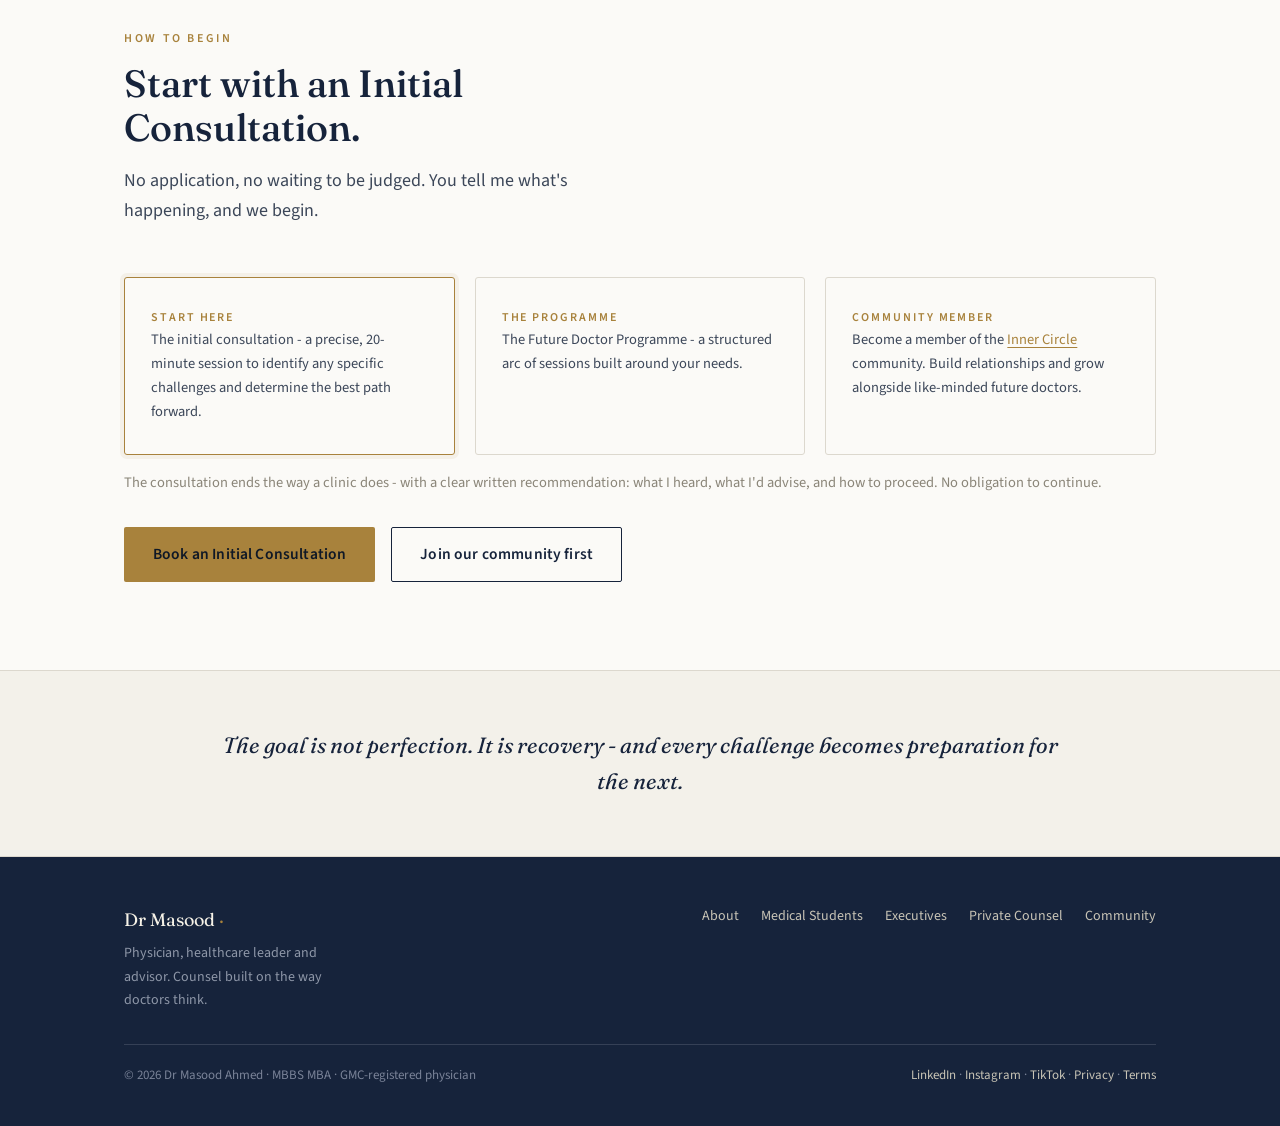
<file: subdirectories/future-doctor/fd.html>
<!DOCTYPE html>
<html lang="en">
<head>
<meta charset="UTF-8">
<meta name="viewport" content="width=device-width, initial-scale=1.0">
<title>The Future Doctor - Dr Masood</title>
<meta name="description" content="Private advisory for medical students, foundation doctors and early-career doctors. Begin with a £100 Initial Consultation with Dr Masood - credited against the Future Doctor Programme.">
<link rel="canonical" href="https://doctormasood.com/future-doctor/">
<meta property="og:title" content="The Future Doctor - Dr Masood">
<meta property="og:description" content="Advisory for medical students and early-career doctors. Start with a £100 Initial Consultation.">
<link rel="preconnect" href="https://fonts.googleapis.com">
<link rel="preconnect" href="https://fonts.gstatic.com" crossorigin>
<link href="https://fonts.googleapis.com/css2?family=Fraunces:opsz,wght@9..144,300;9..144,400;9..144,500;9..144,600&family=Source+Sans+3:wght@400;500;600&display=swap" rel="stylesheet">
<link rel="stylesheet" href="../../assets/css/style.css">
</head>
<body>
<a class="skip" href="#main">Skip to content</a>
<nav class="nav" aria-label="Primary">
  <div class="nav-inner">
    <a class="wordmark" href="../../index.html">Dr Masood <span>·</span></a>
    <button class="nav-toggle" aria-label="Menu" aria-expanded="false" aria-controls="menu"><span></span><span></span><span></span></button>
    <ul class="nav-links" id="menu">
      <li><a href="../../index.html">Home</a></li>
      <li><a href="../about/about.html">About</a></li>
      <li><a href="fd.html" aria-current="page">Medical Students</a></li>
      <li><a href="../executive-advisory/ea.html">Executives</a></li>
      <li><a href="../../index.html#speaking">Speaking</a></li>
      <li><a href="../private-counsel/pc.html">Private Counsel</a></li>
      <li><a href="../ghla/ghla.html">Community</a></li>
    </ul>
  </div>
</nav>

<main id="main">
<header class="page-hero">
  <div class="wrap">
    <div class="eyebrow">For medical students &amp; early-career doctors</div>
    <h1>The Future <em>Doctor.</em></h1>
    <p>I failed my first year of medical school. I repeated it. Everything I now teach about setbacks, I learned the hard way first - and then spent twenty-five years watching who recovers, and how.</p>
  </div>
</header>

<section>
  <div class="wrap prose reveal">
    <p>Medical training is not only a test of intelligence. It is a system you have to learn to navigate without losing your confidence, your curiosity, or your sense of who you are. Most students are never taught how.</p>
    <p>This is private advisory for the moments that matter: a failed exam, an interview that didn't go your way, a portfolio that feels thin, a career decision you can't see around, or the quiet sense that everyone else has it figured out and you don't.</p>
    <p class="pull">A setback is an event. Failure is a decision.</p>
    <h2>What we work on</h2>
    <div class="tags">
      <span class="tag">Exam setbacks</span>
      <span class="tag">Portfolio</span>
      <span class="tag">Interviews</span>
      <span class="tag">Career planning</span>
      <span class="tag">Leadership</span>
      <span class="tag">Confidence</span>
    </div>
  </div>
</section>

<section class="method">
  <div class="wrap">
    <div class="section-head reveal">
      <div class="eyebrow" style="color:var(--brass-soft)">How the conversation works</div>
      <h2>The same clinical process, applied to you.</h2>
    </div>
    <div class="steps">
      <div class="step reveal"><div class="num">I</div><h3>Investigate</h3><p>What is actually happening - not the rehearsed version.</p></div>
      <div class="step reveal"><div class="num">II</div><h3>Diagnose</h3><p>The real problem, separated from the story you're telling yourself.</p></div>
      <div class="step reveal"><div class="num">III</div><h3>Decide</h3><p>Your realistic options, and the risks in each.</p></div>
      <div class="step reveal"><div class="num">IV</div><h3>Act</h3><p>One next step, small enough to take this week.</p></div>
      <div class="step reveal"><div class="num">V</div><h3>Review</h3><p>What changed, and what to adjust.</p></div>
    </div>
  </div>
</section>

<!-- HOW TO BEGIN -->
<section>
  <div class="wrap">
    <div class="section-head reveal">
      <div class="eyebrow">How to begin</div>
      <h2>Start with an Initial Consultation.</h2>
      <p>No application, no waiting to be judged. You tell me what's happening, and we begin.</p>
    </div>

    <div class="price-wrap reveal" style="margin-top:40px">
      <div class="price feature">
        <div class="label">Start here</div>
        <div class="desc">The initial consultation - a precise, 20-minute session to identify any specific challenges and determine the best path forward.</div>
      </div>
      <div class="price">
        <div class="label">The Programme</div>
        <div class="desc">The Future Doctor Programme - a structured arc of sessions built around your needs.</div>
      </div>
      <div class="price">
        <div class="label">Community member</div>
        <div class="desc">Become a member of the <a class="gold-underline" href="../ghla/ghla.html">Inner Circle</a> community. Build relationships and grow alongside like-minded future doctors.</div>
      </div>
    </div>
    <p class="note-line reveal">The consultation ends the way a clinic does - with a clear written recommendation: what I heard, what I'd advise, and how to proceed. No obligation to continue.</p>

    <div class="reveal" style="margin-top:32px;display:flex;gap:16px;flex-wrap:wrap">
      <a class="btn btn-brass" href="https://cal.com/doctormasood/initial-consultation">Book an Initial Consultation</a>
      <a class="btn btn-ghost" href="../ghla/ghla.html">Join our community first</a>
    </div>
  </div>
</section>

<section class="band">
  <div class="wrap reveal">
    <p class="serif-em" style="font-size:22px;color:var(--ink)">The goal is not perfection. It is recovery - and every challenge becomes preparation for the next.</p>
  </div>
</section>
</main>

<footer>
  <div class="wrap">
    <div class="foot-grid">
      <div>
        <div class="foot-brand">Dr Masood <span>·</span></div>
        <div class="foot-tag">Physician, healthcare leader and advisor. Counsel built on the way doctors think.</div>
      </div>
      <div class="foot-links">
        <a href="../about/about.html">About</a>
        <a href="../future-doctor/fd.html">Medical Students</a>
        <a href="../executive-advisory/ea.html">Executives</a>
        <a href="../private-counsel/pc.html">Private Counsel</a>
        <a href="../ghla/ghla.html">Community</a>
      </div>
    </div>
    <div class="foot-legal">
      <div>© 2026 Dr Masood Ahmed · MBBS MBA · GMC-registered physician</div>
      <div>
        <a href="https://uk.linkedin.com/in/drmasoodahmed">LinkedIn</a> ·
        <a href="https://www.instagram.com/doctor.masood/">Instagram</a> ·
        <a href="https://www.tiktok.com/@doctor_masood">TikTok</a> ·
        <a href="../privacy/privacypolicy.html">Privacy</a> ·
        <a href="../terms/terms.html">Terms</a>
      </div>
    </div>
  </div>
</footer>
<script src="../../assets/js/main.js"></script>
</body>
</html>
</file>
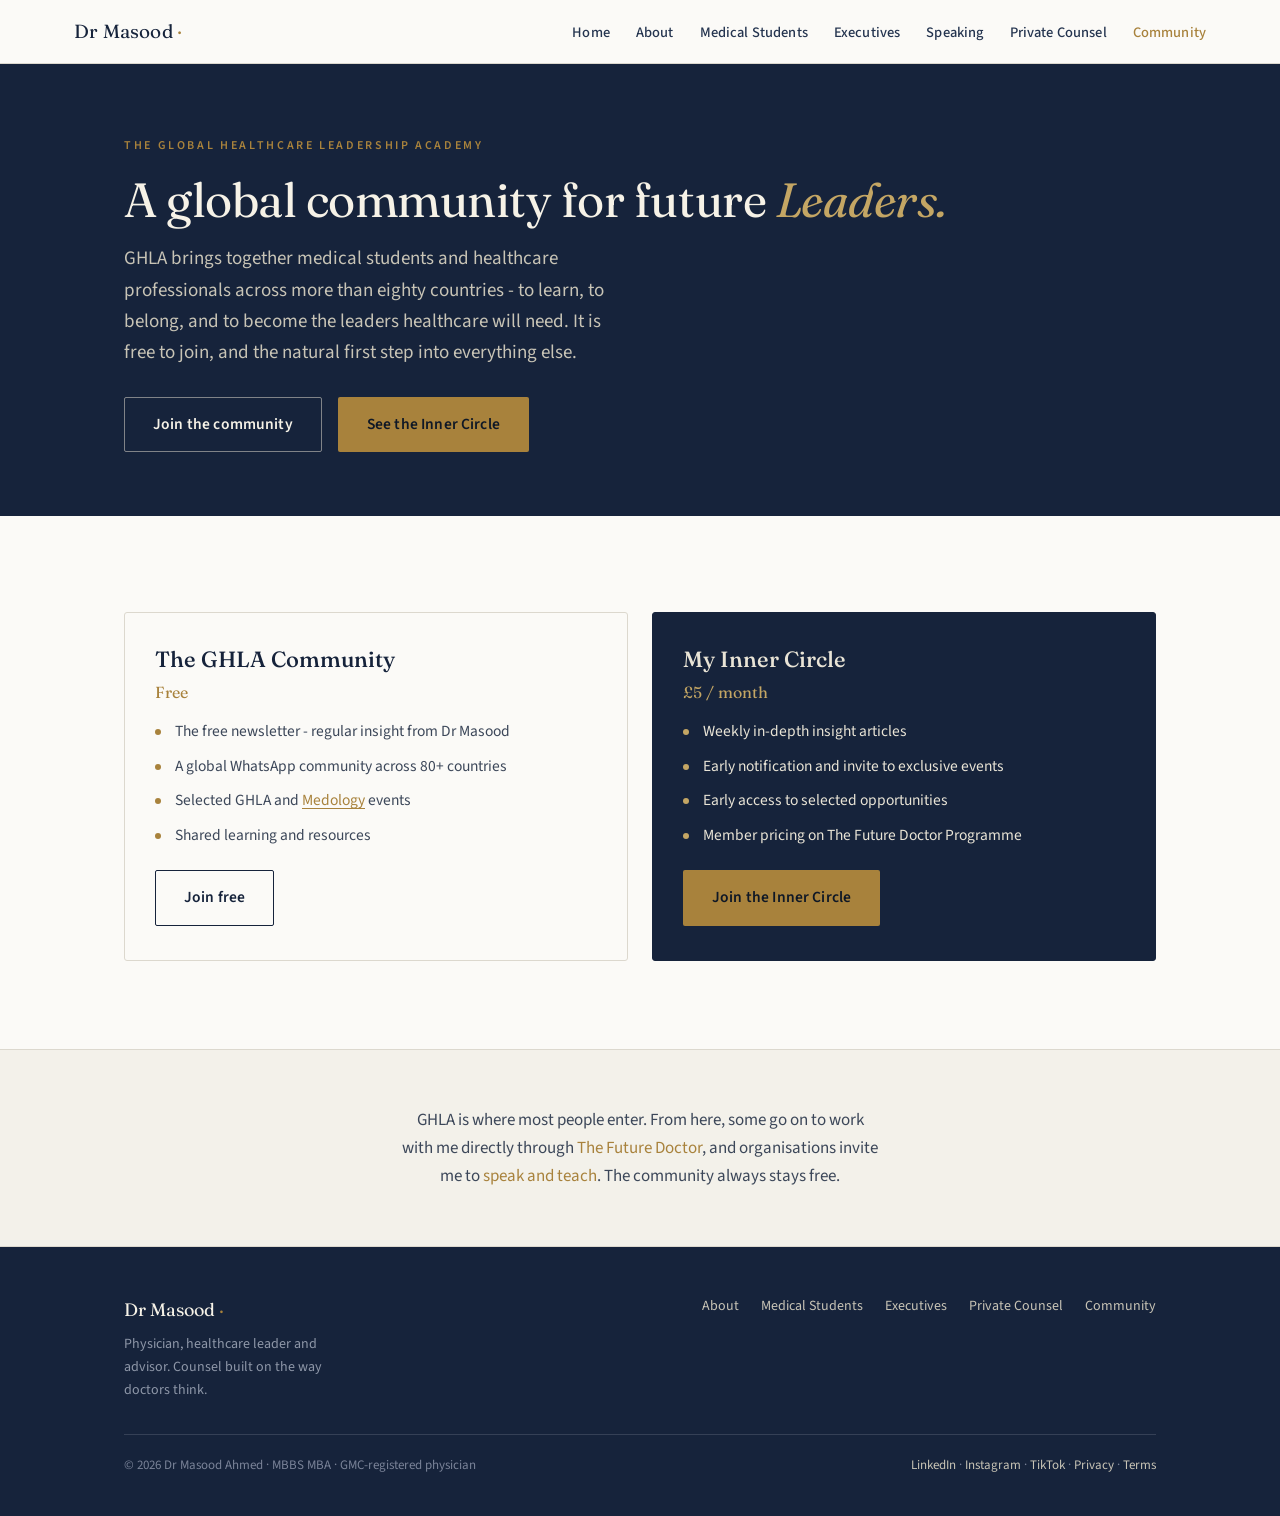
<file: subdirectories/ghla/ghla.html>
<!DOCTYPE html>
<html lang="en">
<head>
<meta charset="UTF-8">
<meta name="viewport" content="width=device-width, initial-scale=1.0">
<title>GHLA - Global Healthcare Leadership Academy - Dr Masood</title>
<meta name="description" content="The Global Healthcare Leadership Academy: a global community for medical students and future healthcare leaders. Free to join, with an optional Inner Circle at £6/month.">
<link rel="canonical" href="https://doctormasood.com/ghla/">
<meta property="og:title" content="GHLA - Global Healthcare Leadership Academy">
<meta property="og:description" content="A global community for medical students and future healthcare leaders. Free to join.">
<link rel="preconnect" href="https://fonts.googleapis.com">
<link rel="preconnect" href="https://fonts.gstatic.com" crossorigin>
<link href="https://fonts.googleapis.com/css2?family=Fraunces:opsz,wght@9..144,300;9..144,400;9..144,500;9..144,600&family=Source+Sans+3:wght@400;500;600&display=swap" rel="stylesheet">
<link rel="stylesheet" href="../../assets/css/style.css">
</head>
<body>
<a class="skip" href="#main">Skip to content</a>
<nav class="nav" aria-label="Primary">
  <div class="nav-inner">
    <a class="wordmark" href="../../index.html">Dr Masood <span>·</span></a>
    <button class="nav-toggle" aria-label="Menu" aria-expanded="false" aria-controls="menu"><span></span><span></span><span></span></button>
    <ul class="nav-links" id="menu">
      <li><a href="../../index.html">Home</a></li>
      <li><a href="../about/about.html">About</a></li>
      <li><a href="../future-doctor/fd.html">Medical Students</a></li>
      <li><a href="../executive-advisory/ea.html">Executives</a></li>
      <li><a href="../../index.html#speaking">Speaking</a></li>
      <li><a href="../private-counsel/pc.html">Private Counsel</a></li>
      <li><a href="ghla.html" aria-current="page">Community</a></li>
    </ul>
  </div>
</nav>

<main id="main">
<header class="page-hero">
  <div class="wrap">
    <div class="eyebrow">The Global Healthcare Leadership Academy</div>
    <h1>A global community for future <em>Leaders.</em></h1>
    <p>GHLA brings together medical students and healthcare professionals across more than eighty countries - to learn, to belong, and to become the leaders healthcare will need. It is free to join, and the natural first step into everything else.</p>
    <div style="margin-top:28px;display:flex;gap:16px;flex-wrap:wrap">
      <a class="btn btn-ghost-light" href="#ghla-community">Join the community</a>
      <a class="btn btn-brass" href="#inner-circle">See the Inner Circle</a>
    </div>
  </div>
</header>

<section>
  <div class="wrap">
    <div class="duo">
      <div class="card reveal">
        <h3 id="ghla-community">The GHLA Community</h3>
        <div class="price-tag">Free</div>
        <ul>
          <li>The free newsletter - regular insight from Dr Masood</li>
          <li>A global WhatsApp community across 80+ countries</li>
          <li>Selected GHLA and <a class="gold-underline" href="https://www.medology.co.uk/">Medology</a> events</li>
          <li>Shared learning and resources</li>
        </ul>
        <a class="btn btn-ghost" href="https://chat.whatsapp.com/EIxS9lfsnX13Kwq6m5TW6l?s=sw&p=i&ilr=4&amv=2">Join free</a>
      </div>
      <div class="card dark reveal">
        <h3 id="inner-circle">My Inner Circle</h3>
        <div class="price-tag" style="color:var(--brass-soft)">£5 / month</div>
        <ul>
          <li>Weekly in-depth insight articles</li>
          <li>Early notification and invite to exclusive events</li>
          <li>Early access to selected opportunities</li>
          <li>Member pricing on The Future Doctor Programme</li>
        </ul>
        <a class="btn btn-brass" href="https://join.doctormasood.com">Join the Inner Circle</a>
      </div>
    </div>
  </div>
</section>

<section class="band">
  <div class="wrap reveal">
    <p>GHLA is where most people enter. From here, some go on to work with me directly through <a href="../future-doctor/fd.html">The Future Doctor</a>, and organisations invite me to <a href="../../index.html#speaking">speak and teach</a>. The community always stays free.</p>
  </div>
</section>
</main>

<footer>
  <div class="wrap">
    <div class="foot-grid">
      <div>
        <div class="foot-brand">Dr Masood <span>·</span></div>
        <div class="foot-tag">Physician, healthcare leader and advisor. Counsel built on the way doctors think.</div>
      </div>
      <div class="foot-links">
        <a href="../about/about.html">About</a>
        <a href="../future-doctor/fd.html">Medical Students</a>
        <a href="../executive-advisory/ea.html">Executives</a>
        <a href="../private-counsel/pc.html">Private Counsel</a>
        <a href="../ghla/ghla.html">Community</a>
      </div>
    </div>
    <div class="foot-legal">
      <div>© 2026 Dr Masood Ahmed · MBBS MBA · GMC-registered physician</div>
      <div>
        <a href="https://uk.linkedin.com/in/drmasoodahmed">LinkedIn</a> ·
        <a href="https://www.instagram.com/doctor.masood/">Instagram</a> ·
        <a href="https://www.tiktok.com/@doctor_masood">TikTok</a> ·
        <a href="../privacy/privacypolicy.html">Privacy</a> ·
        <a href="../terms/terms.html">Terms</a>
      </div>
    </div>
  </div>
</footer>
<script src="../../assets/js/main.js"></script>
</body>
</html>
</file>
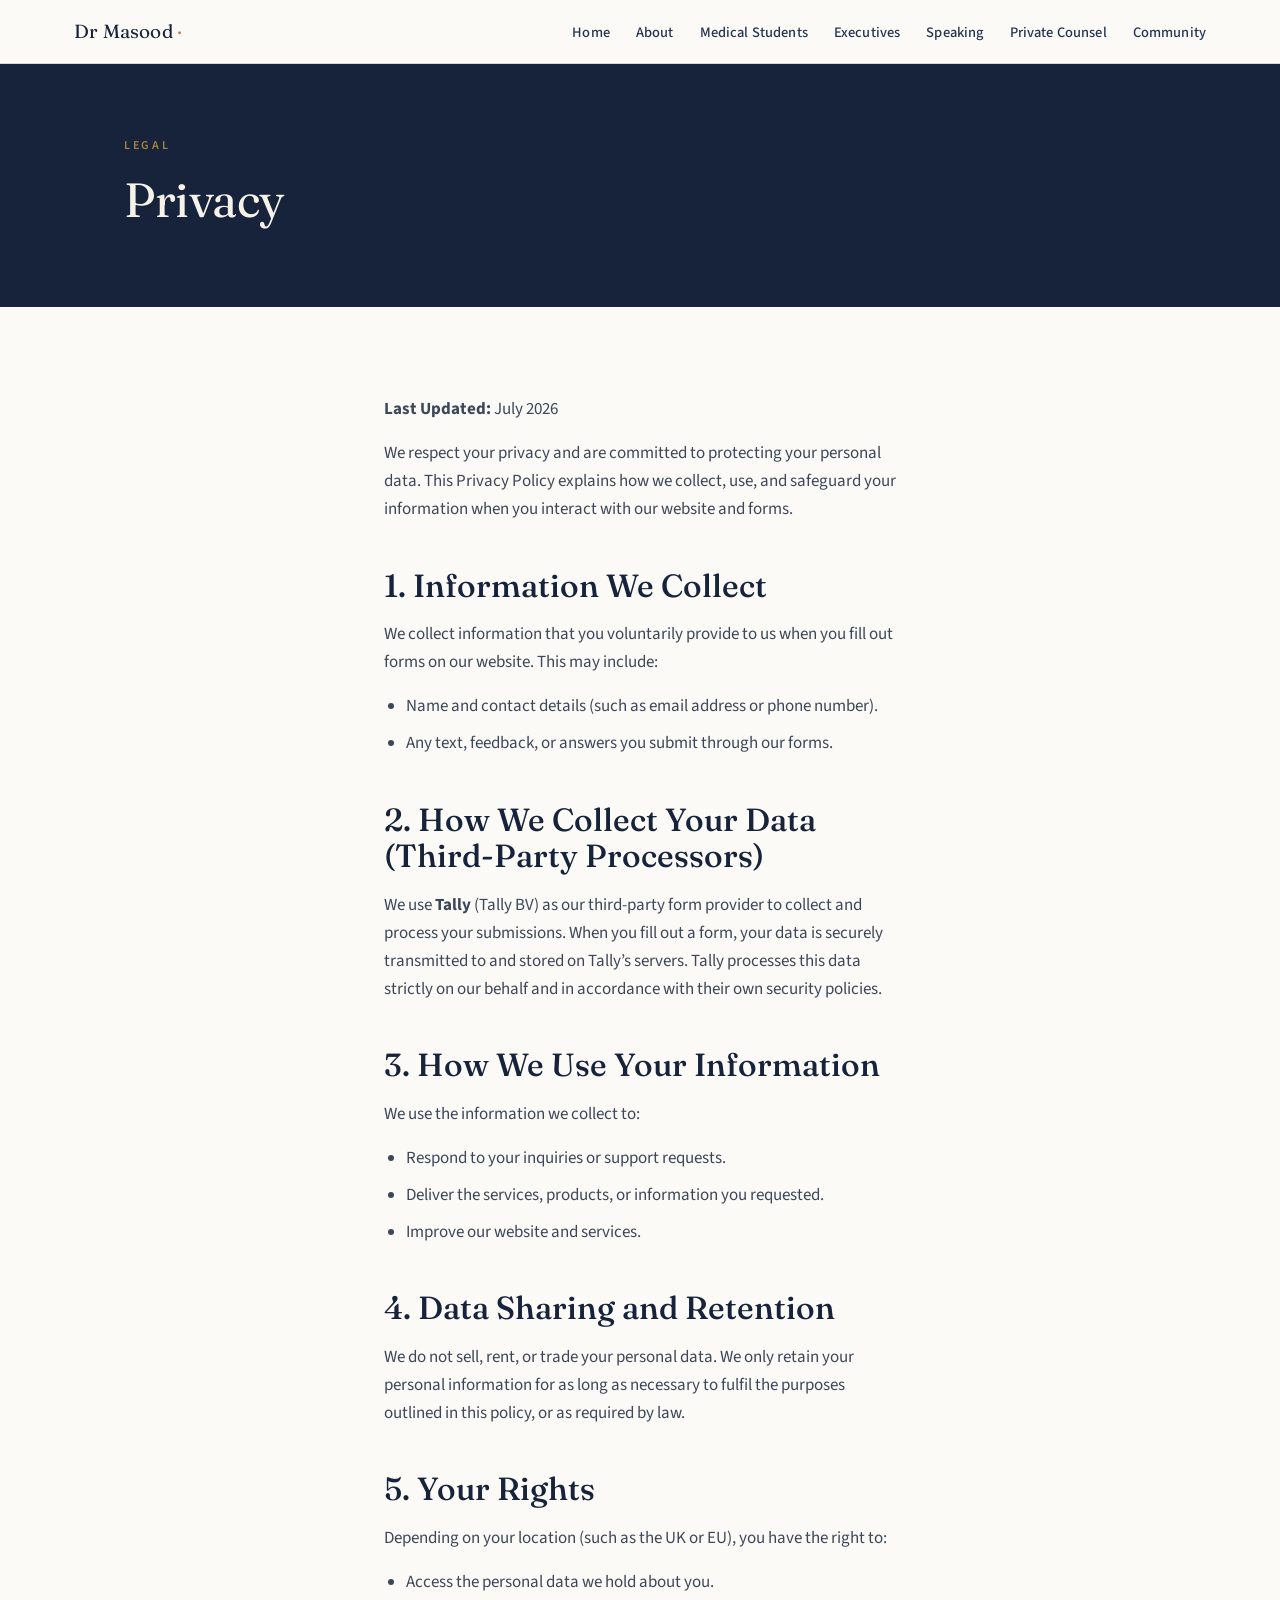
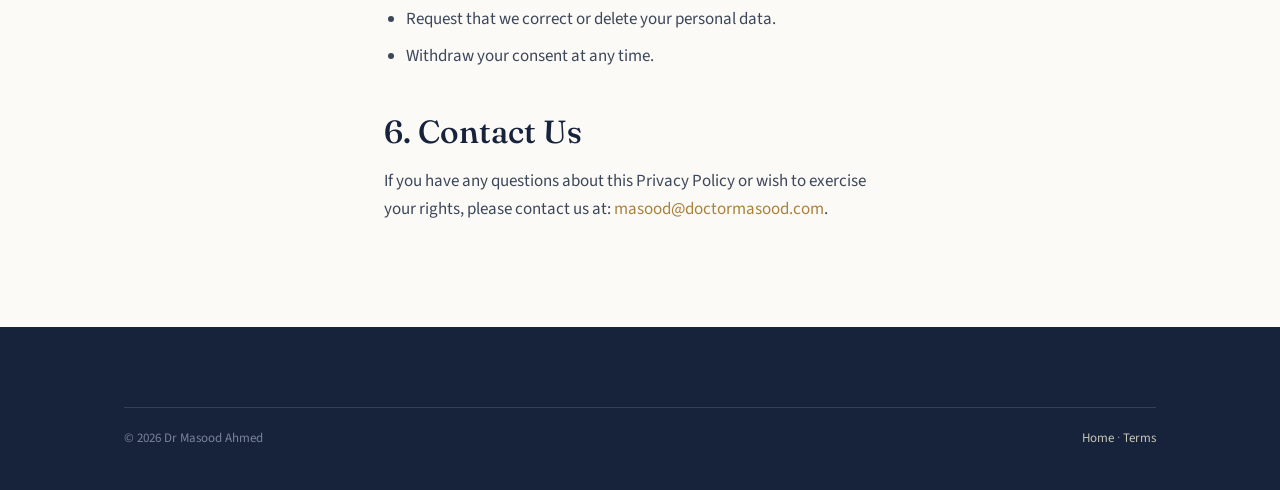
<file: subdirectories/privacy/privacypolicy.html>
<!DOCTYPE html>
<html lang="en">
<head>
<meta charset="UTF-8">
<meta name="viewport" content="width=device-width, initial-scale=1.0">
<title>Privacy - Dr Masood</title>
<meta name="robots" content="noindex">
<link rel="preconnect" href="https://fonts.googleapis.com">
<link rel="preconnect" href="https://fonts.gstatic.com" crossorigin>
<link href="https://fonts.googleapis.com/css2?family=Fraunces:opsz,wght@9..144,300;9..144,400;9..144,500&family=Source+Sans+3:wght@400;500;600&display=swap" rel="stylesheet">
<link rel="stylesheet" href="../../assets/css/style.css">
</head>
<body>
<a class="skip" href="#main">Skip to content</a>
<nav class="nav" aria-label="Primary">
  <div class="nav-inner">
    <a class="wordmark" href="../../index.html">Dr Masood <span>·</span></a>
    <button class="nav-toggle" aria-label="Menu" aria-expanded="false" aria-controls="menu"><span></span><span></span><span></span></button>
    <ul class="nav-links" id="menu">
      <li><a href="../../index.html">Home</a></li>
      <li><a href="../about/about.html">About</a></li>
      <li><a href="../future-doctor/fd.html">Medical Students</a></li>
      <li><a href="../executive-advisory/ea.html">Executives</a></li>
      <li><a href="../../index.html#speaking">Speaking</a></li>
      <li><a href="../private-counsel/pc.html">Private Counsel</a></li>
      <li><a href="../ghla/ghla.html">Community</a></li>
    </ul>
  </div>
</nav>
<main id="main">
<header class="page-hero">
  <div class="wrap">
    <div class="eyebrow">Legal</div>
    <h1>Privacy</h1>
  </div>
</header>
<section>
  <div class="wrap prose">
    <p><strong>Last Updated:</strong> July 2026</p>
    <p>We respect your privacy and are committed to protecting your personal data. This Privacy Policy explains how we collect, use, and safeguard your information when you interact with our website and forms.</p>

    <h2>1. Information We Collect</h2>
    <p>We collect information that you voluntarily provide to us when you fill out forms on our website. This may include:</p>
    <ul>
      <li>Name and contact details (such as email address or phone number).</li>
      <li>Any text, feedback, or answers you submit through our forms.</li>
    </ul>

    <h2>2. How We Collect Your Data (Third-Party Processors)</h2>
    <p>We use <strong>Tally</strong> (Tally BV) as our third-party form provider to collect and process your submissions. When you fill out a form, your data is securely transmitted to and stored on Tally’s servers. Tally processes this data strictly on our behalf and in accordance with their own security policies.</p>

    <h2>3. How We Use Your Information</h2>
    <p>We use the information we collect to:</p>
    <ul>
      <li>Respond to your inquiries or support requests.</li>
      <li>Deliver the services, products, or information you requested.</li>
      <li>Improve our website and services.</li>
    </ul>

    <h2>4. Data Sharing and Retention</h2>
    <p>We do not sell, rent, or trade your personal data. We only retain your personal information for as long as necessary to fulfil the purposes outlined in this policy, or as required by law.</p>

    <h2>5. Your Rights</h2>
    <p>Depending on your location (such as the UK or EU), you have the right to:</p>
    <ul>
      <li>Access the personal data we hold about you.</li>
      <li>Request that we correct or delete your personal data.</li>
      <li>Withdraw your consent at any time.</li>
    </ul>

    <h2>6. Contact Us</h2>
    <p>If you have any questions about this Privacy Policy or wish to exercise your rights, please contact us at: <a href="mailto:masood@doctormasood.com">masood@doctormasood.com</a>.</p>
  </div>
</section>
</main>
<footer><div class="wrap"><div class="foot-legal"><div>© 2026 Dr Masood Ahmed</div><div><a href="../../index.html">Home</a> · <a href="../terms/terms.html">Terms</a></div></div></div></footer>
</body>
</html>
</file>
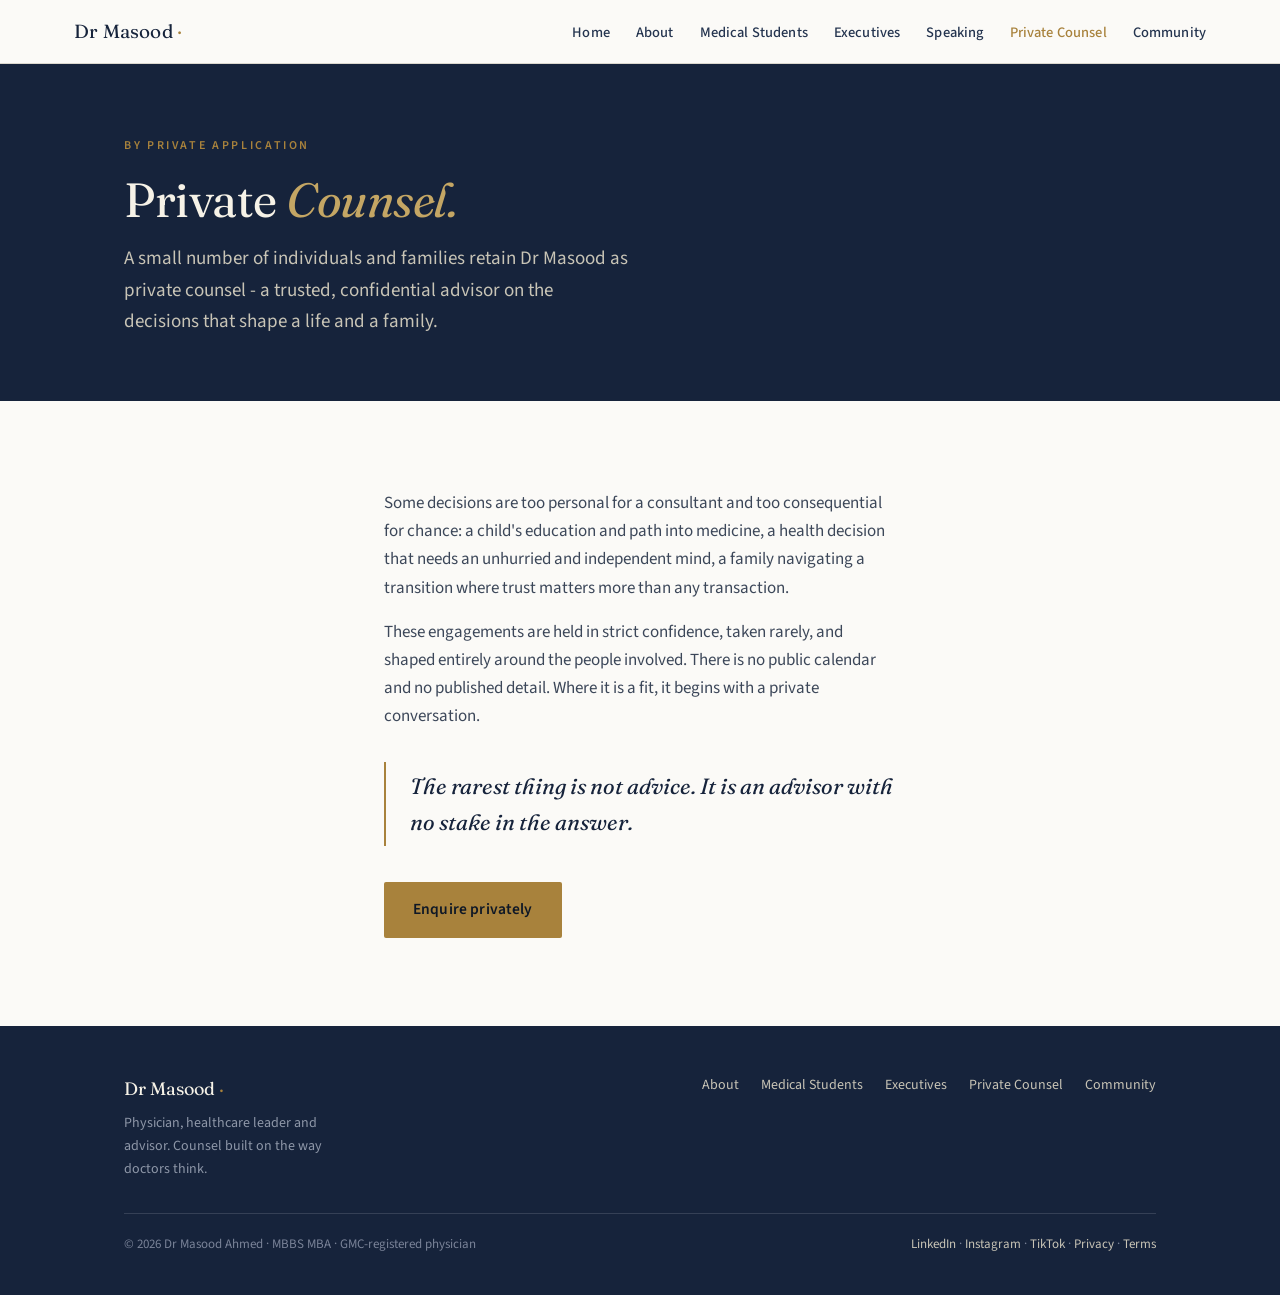
<file: subdirectories/private-counsel/pc.html>
<!DOCTYPE html>
<html lang="en">
<head>
<meta charset="UTF-8">
<meta name="viewport" content="width=device-width, initial-scale=1.0">
<title>Private Counsel - Dr Masood</title>
<meta name="description" content="Confidential counsel for a small number of individuals and families. By private application.">
<link rel="canonical" href="https://doctormasood.com/private-counsel/">
<meta property="og:title" content="Private Counsel - Dr Masood">
<meta property="og:description" content="Confidential counsel for a small number of individuals and families. By private application.">
<meta name="robots" content="noindex">
<link rel="preconnect" href="https://fonts.googleapis.com">
<link rel="preconnect" href="https://fonts.gstatic.com" crossorigin>
<link href="https://fonts.googleapis.com/css2?family=Fraunces:opsz,wght@9..144,300;9..144,400;9..144,500;9..144,600&family=Source+Sans+3:wght@400;500;600&display=swap" rel="stylesheet">
<link rel="stylesheet" href="../../assets/css/style.css">
</head>
<body>
<a class="skip" href="#main">Skip to content</a>
<nav class="nav" aria-label="Primary">
  <div class="nav-inner">
    <a class="wordmark" href="../../index.html">Dr Masood <span>·</span></a>
    <button class="nav-toggle" aria-label="Menu" aria-expanded="false" aria-controls="menu"><span></span><span></span><span></span></button>
    <ul class="nav-links" id="menu">
      <li><a href="../../index.html">Home</a></li>
      <li><a href="../about/about.html">About</a></li>
      <li><a href="../future-doctor/fd.html">Medical Students</a></li>
      <li><a href="../executive-advisory/ea.html">Executives</a></li>
      <li><a href="../../index.html#speaking">Speaking</a></li>
      <li><a href="pc.html" aria-current="page">Private Counsel</a></li>
      <li><a href="../ghla/ghla.html">Community</a></li>
    </ul>
  </div>
</nav>

<main id="main">
<header class="page-hero">
  <div class="wrap">
    <div class="eyebrow">By private application</div>
    <h1>Private <em>Counsel.</em></h1>
    <p>A small number of individuals and families retain Dr Masood as private counsel - a trusted, confidential advisor on the decisions that shape a life and a family.</p>
  </div>
</header>

<section>
  <div class="wrap prose reveal">
    <p>Some decisions are too personal for a consultant and too consequential for chance: a child's education and path into medicine, a health decision that needs an unhurried and independent mind, a family navigating a transition where trust matters more than any transaction.</p>
    <p>These engagements are held in strict confidence, taken rarely, and shaped entirely around the people involved. There is no public calendar and no published detail. Where it is a fit, it begins with a private conversation.</p>
    <p class="pull">The rarest thing is not advice. It is an advisor with no stake in the answer.</p>
    <div style="margin-top:36px">
      <a class="btn btn-brass" href="https://tally.so/r/OD9LGY">Enquire privately</a>
    </div>
  </div>
</section>
</main>

<footer>
  <div class="wrap">
    <div class="foot-grid">
      <div>
        <div class="foot-brand">Dr Masood <span>·</span></div>
        <div class="foot-tag">Physician, healthcare leader and advisor. Counsel built on the way doctors think.</div>
      </div>
      <div class="foot-links">
        <a href="../about/about.html">About</a>
        <a href="../future-doctor/fd.html">Medical Students</a>
        <a href="../executive-advisory/ea.html">Executives</a>
        <a href="../private-counsel/pc.html">Private Counsel</a>
        <a href="../ghla/ghla.html">Community</a>
      </div>
    </div>
    <div class="foot-legal">
      <div>© 2026 Dr Masood Ahmed · MBBS MBA · GMC-registered physician</div>
      <div>
        <a href="https://uk.linkedin.com/in/drmasoodahmed">LinkedIn</a> ·
        <a href="https://www.instagram.com/doctor.masood/">Instagram</a> ·
        <a href="https://www.tiktok.com/@doctor_masood">TikTok</a> ·
        <a href="../privacy/privacypolicy.html">Privacy</a> ·
        <a href="../terms/terms.html">Terms</a>
      </div>
    </div>
  </div>
</footer>
<script src="../../assets/js/main.js"></script>
</body>
</html>
</file>
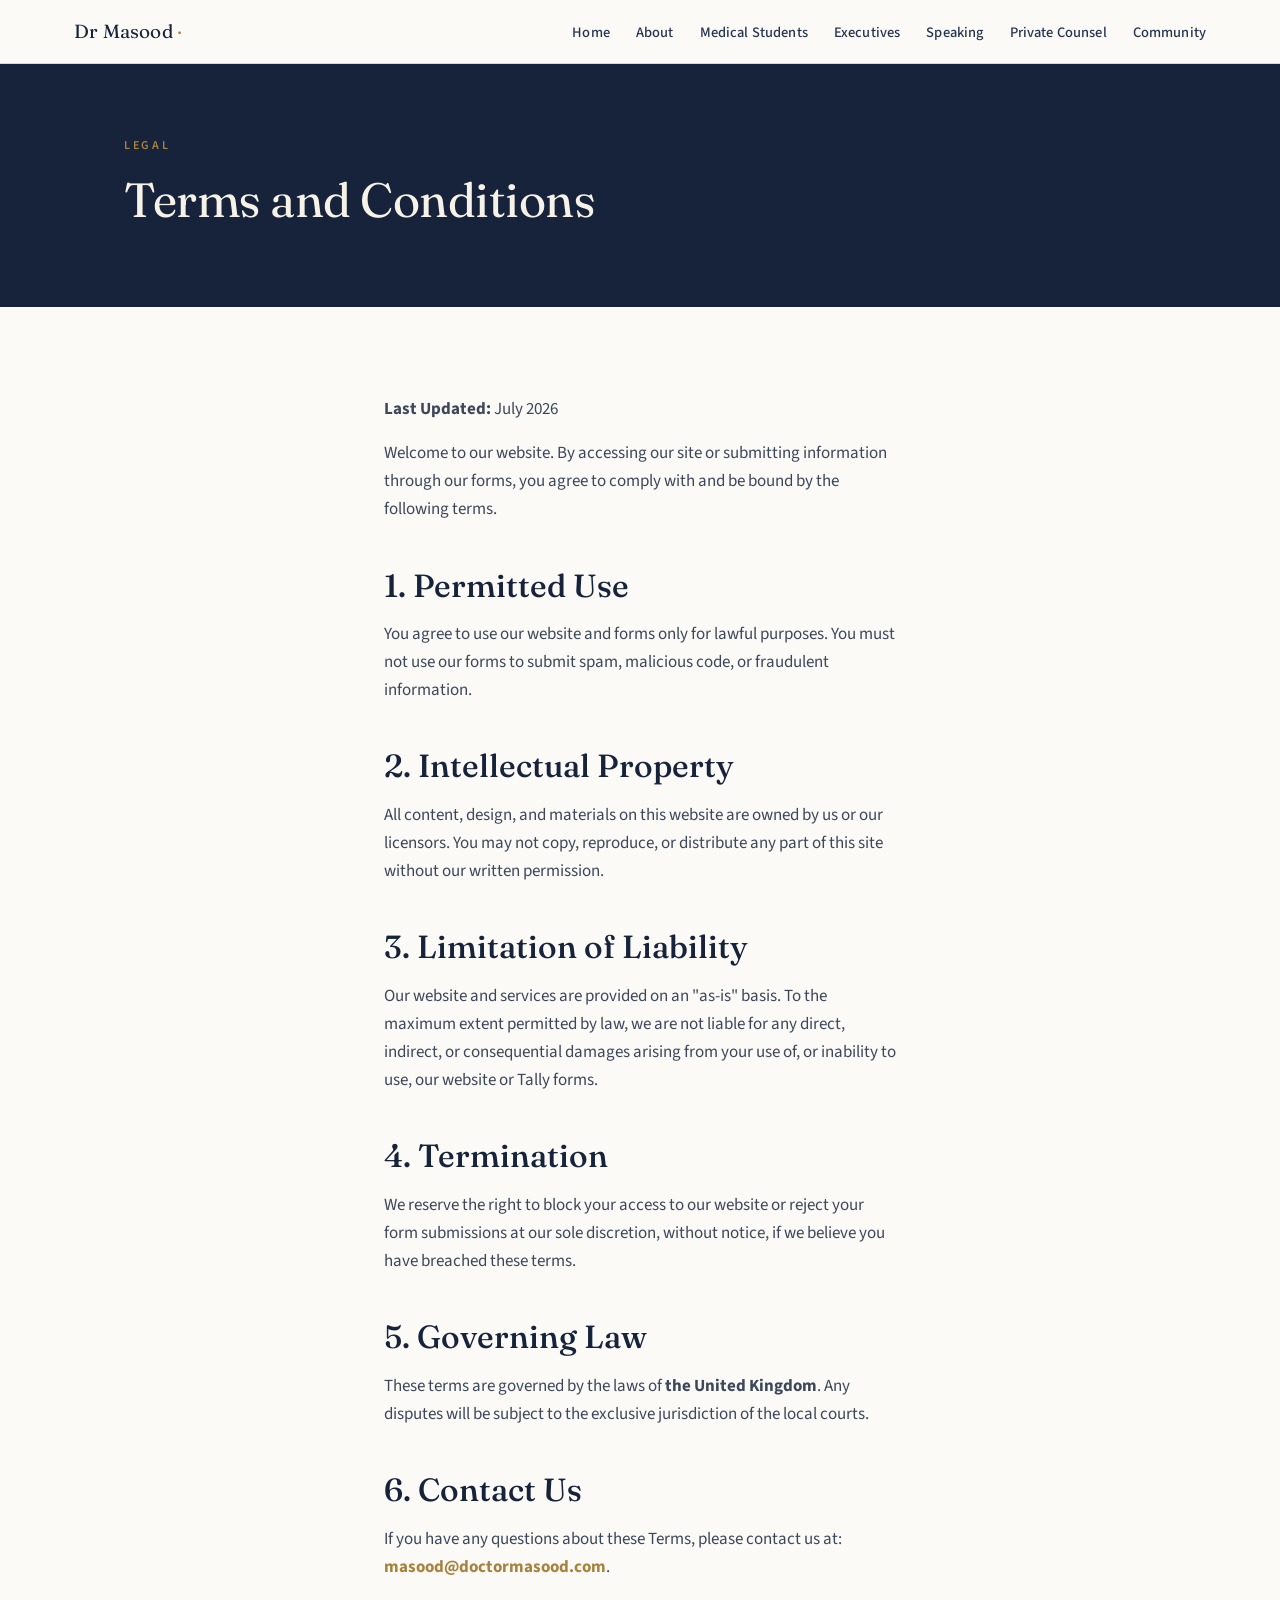
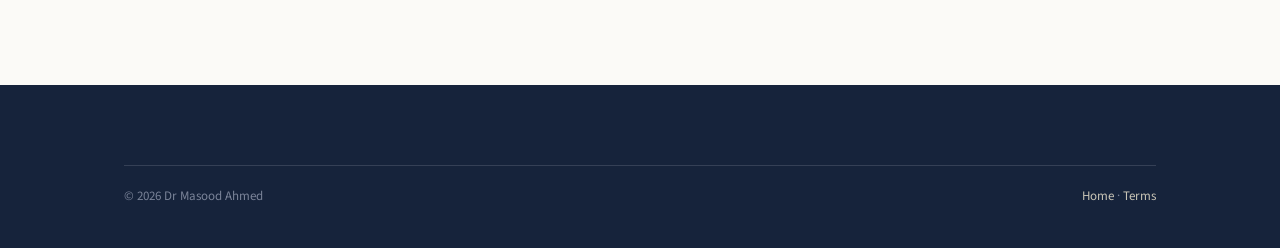
<file: subdirectories/terms/terms.html>
<!DOCTYPE html>
<html lang="en">
<head>
<meta charset="UTF-8">
<meta name="viewport" content="width=device-width, initial-scale=1.0">
<title>Privacy - Dr Masood</title>
<meta name="robots" content="noindex">
<link rel="preconnect" href="https://fonts.googleapis.com">
<link rel="preconnect" href="https://fonts.gstatic.com" crossorigin>
<link href="https://fonts.googleapis.com/css2?family=Fraunces:opsz,wght@9..144,300;9..144,400;9..144,500&family=Source+Sans+3:wght@400;500;600&display=swap" rel="stylesheet">
<link rel="stylesheet" href="../../assets/css/style.css">
</head>
<body>
<a class="skip" href="#main">Skip to content</a>
<nav class="nav" aria-label="Primary">
  <div class="nav-inner">
    <a class="wordmark" href="../../index.html">Dr Masood <span>·</span></a>
    <button class="nav-toggle" aria-label="Menu" aria-expanded="false" aria-controls="menu"><span></span><span></span><span></span></button>
    <ul class="nav-links" id="menu">
      <li><a href="../../index.html">Home</a></li>
      <li><a href="../about/about.html">About</a></li>
      <li><a href="../future-doctor/fd.html">Medical Students</a></li>
      <li><a href="../executive-advisory/ea.html">Executives</a></li>
      <li><a href="../../index.html#speaking">Speaking</a></li>
      <li><a href="../private-counsel/pc.html">Private Counsel</a></li>
      <li><a href="../ghla/ghla.html">Community</a></li>
    </ul>
  </div>
</nav>
<main id="main">
<header class="page-hero"><div class="wrap"><div class="eyebrow">Legal</div><h1>Terms and Conditions</h1></div></header>
<section>
  <div class="wrap prose">
    <p><strong>Last Updated:</strong> July 2026</p>
    <p>Welcome to our website. By accessing our site or submitting information through our forms, you agree to comply with and be bound by the following terms.</p>

    <h2>1. Permitted Use</h2>
    <p>You agree to use our website and forms only for lawful purposes. You must not use our forms to submit spam, malicious code, or fraudulent information.</p>

    <h2>2. Intellectual Property</h2>
    <p>All content, design, and materials on this website are owned by us or our licensors. You may not copy, reproduce, or distribute any part of this site without our written permission.</p>

    <h2>3. Limitation of Liability</h2>
    <p>Our website and services are provided on an "as-is" basis. To the maximum extent permitted by law, we are not liable for any direct, indirect, or consequential damages arising from your use of, or inability to use, our website or Tally forms.</p>

    <h2>4. Termination</h2>
    <p>We reserve the right to block your access to our website or reject your form submissions at our sole discretion, without notice, if we believe you have breached these terms.</p>

    <h2>5. Governing Law</h2>
    <p>These terms are governed by the laws of <strong>the United Kingdom</strong>. Any disputes will be subject to the exclusive jurisdiction of the local courts.</p>

    <h2>6. Contact Us</h2>
    <p>If you have any questions about these Terms, please contact us at: <strong><a href="mailto:masood@doctormasood.com">masood@doctormasood.com</a></strong>.</p>
  </div>
</section>
</main>
  <footer><div class="wrap"><div class="foot-legal"><div>© 2026 Dr Masood Ahmed</div><div><a href="../../index.html">Home</a> · <a href="terms.html">Terms</a></div></div></div></footer>
</body>
</html>
</file>
<file: assets/css/style.css>
/* =========================================================
   DoctorMasood.com — shared stylesheet
   Navy / cream / brass · editorial · premium · static
   ========================================================= */

:root{
  --ink:#16233B;         /* navy */
  --ink-soft:#24344F;
  --paper:#FBFAF7;       /* cream */
  --paper-deep:#F3F1EA;
  --brass:#A8823C;
  --brass-soft:#C4A664;
  --slate:#3C4759;       /* body text */
  --muted:#8A8578;
  --hairline:#DCD8CE;
  --max:1080px;
  --nav-max:1180px;
}

*{margin:0;padding:0;box-sizing:border-box}
html{scroll-behavior:smooth}
@media (prefers-reduced-motion:reduce){
  html{scroll-behavior:auto}
  .reveal{opacity:1!important;transform:none!important;transition:none!important}
}
body{
  font-family:'Source Sans 3',system-ui,-apple-system,sans-serif;
  background:var(--paper);color:var(--slate);
  font-size:17px;line-height:1.65;-webkit-font-smoothing:antialiased;
}
h1,h2,h3,h4{font-family:'Fraunces',Georgia,serif;color:var(--ink);font-weight:500;line-height:1.15}
a{color:var(--brass);text-decoration:none}
a:hover{color:var(--ink)}
a:focus-visible,button:focus-visible{outline:2px solid var(--brass);outline-offset:3px}
img{max-width:100%;display:block}
.wrap{max-width:var(--max);margin:0 auto;padding:0 24px}
.eyebrow{font-size:12px;letter-spacing:.22em;text-transform:uppercase;color:var(--brass);font-weight:600}
.serif-em{font-family:'Fraunces',serif;font-style:italic}

/* ---------- skip link ---------- */
.skip{position:absolute;left:-9999px;top:0;background:var(--ink);color:#fff;padding:10px 16px;z-index:100}
.skip:focus{left:8px;top:8px}

/* ---------- nav ---------- */
.nav{border-bottom:1px solid var(--hairline);background:rgba(251,250,247,.92);backdrop-filter:blur(8px);position:sticky;top:0;z-index:50}
.nav-inner{max-width:var(--nav-max);margin:0 auto;padding:16px 24px;display:flex;align-items:center;justify-content:space-between;gap:24px}
.wordmark{font-family:'Fraunces',serif;font-size:19px;color:var(--ink);letter-spacing:.01em;white-space:nowrap}
.wordmark span{color:var(--brass)}
.nav-links{display:flex;gap:26px;align-items:center;list-style:none}
.nav-links a{font-size:14.5px;color:var(--ink-soft);font-weight:500;letter-spacing:.01em}
.nav-links a:hover,.nav-links a[aria-current="page"]{color:var(--brass)}
.nav-toggle{display:none;background:none;border:0;cursor:pointer;padding:6px}
.nav-toggle span{display:block;width:24px;height:2px;background:var(--ink);margin:5px 0;transition:.25s}

@media(max-width:900px){
  .nav-toggle{display:block}
  .nav-links{
    position:absolute;top:100%;left:0;right:0;background:var(--paper);
    flex-direction:column;gap:0;padding:8px 24px 20px;border-bottom:1px solid var(--hairline);
    display:none;
  }
  .nav-links.open{display:flex}
  .nav-links li{width:100%}
  .nav-links a{display:block;padding:12px 0;border-bottom:1px solid var(--hairline)}
}

/* ---------- hero ---------- */
.hero{background:var(--ink);color:#E9E4D6;padding:92px 0 100px;position:relative;overflow:hidden}
.hero::after{content:"";position:absolute;inset:0;background:radial-gradient(1200px 420px at 72% -10%,rgba(196,166,100,.11),transparent 60%);pointer-events:none}
.hero .wrap{position:relative;z-index:1}
.hero-grid{display:grid;grid-template-columns:1.15fr .85fr;gap:64px;align-items:center}
.hero h1{color:#F6F2E7;font-size:clamp(36px,5vw,58px);font-weight:400;margin:18px 0 20px;letter-spacing:-.015em}
.hero h1 em{font-style:italic;color:var(--brass-soft)}
.hero .lead{font-size:19px;color:#C8C4B6;max-width:48ch}
.hero .curio{font-family:'Fraunces',serif;font-size:20px;color:#E9E4D6;margin-top:22px;line-height:1.5}
.hero .actions{margin-top:36px;display:flex;gap:16px;flex-wrap:wrap;align-items:center}
.quiet-link{color:#C8C4B6!important;font-size:15px;border-bottom:1px solid rgba(200,196,182,.4);padding-bottom:2px}
.quiet-link:hover{color:#F6F2E7!important}

/* nameplate */
.plate{border:1px solid rgba(196,166,100,.55);background:linear-gradient(160deg,rgba(196,166,100,.14),rgba(196,166,100,.04));padding:44px 34px;text-align:center;border-radius:3px;box-shadow:0 0 0 6px rgba(196,166,100,.06)}
.plate .name{font-family:'Fraunces',serif;font-size:25px;color:#F6F2E7;letter-spacing:.10em;text-transform:uppercase;font-weight:400}
.plate .quals{font-size:12.5px;letter-spacing:.28em;color:var(--brass-soft);text-transform:uppercase;margin-top:8px}
.plate .rule{width:54px;height:1px;background:var(--brass);margin:18px auto}
.plate .line{font-size:12.5px;letter-spacing:.18em;color:#B7B2A2;text-transform:uppercase;line-height:2}

/* ---------- buttons ---------- */
.btn{display:inline-block;font-weight:600;font-size:15.5px;padding:14px 28px;border-radius:2px;letter-spacing:.01em;cursor:pointer;border:1px solid transparent;transition:background .2s,color .2s,border-color .2s}
.btn-brass{background:var(--brass);color:#0F1826}
.btn-brass:hover{background:var(--brass-soft);color:#0F1826}
.btn-ink{background:var(--ink);color:var(--paper)}
.btn-ink:hover{background:var(--ink-soft);color:var(--paper)}
.btn-ghost{background:transparent;border-color:var(--ink);color:var(--ink)}
.btn-ghost:hover{background:var(--ink);color:var(--paper)}
.btn-ghost-light{background:transparent;border-color:rgba(233,228,214,.5);color:#F6F2E7}
.btn-ghost-light:hover{background:rgba(233,228,214,.12);color:#F6F2E7}

/* ---------- credibility strip ---------- */
.cred{background:var(--paper-deep);border-bottom:1px solid var(--hairline)}
.cred-inner{max-width:var(--nav-max);margin:0 auto;display:flex;flex-wrap:wrap;justify-content:center;gap:12px 38px;padding:24px}
.cred-inner span{font-size:13.5px;letter-spacing:.05em;color:var(--ink-soft)}
.cred-inner span::before{content:"·";color:var(--brass);margin-right:14px}
.cred-inner span:first-child::before{content:""}

/* ---------- generic section ---------- */
section{padding:88px 0}
.section-head{max-width:64ch;margin-bottom:52px}
.section-head h2{font-size:clamp(28px,3.4vw,38px);margin:14px 0 16px}
.section-head p{font-size:18px}
.center{text-align:center;margin-left:auto;margin-right:auto}

/* ---------- audience pathways ---------- */
.paths{display:grid;grid-template-columns:repeat(2,1fr);gap:1px;background:var(--hairline);border:1px solid var(--hairline)}
.path{background:var(--paper);padding:40px 36px;transition:background .25s;display:flex;flex-direction:column}
.path:hover{background:var(--paper-deep)}
.path .who{font-size:12px;letter-spacing:.18em;text-transform:uppercase;color:var(--brass);font-weight:600}
.path h3{font-size:23px;margin:12px 0 12px}
.path p{font-size:16px;margin-bottom:22px;max-width:44ch;flex-grow:1}
.path .start{font-weight:600;font-size:15px;color:var(--ink);border-bottom:1px solid var(--brass);padding-bottom:2px;align-self:flex-start}
.path .start:hover{color:var(--brass)}

/* ---------- the method ---------- */
.method{background:var(--ink);color:#C8C4B6}
.method .section-head h2{color:#F6F2E7}
.method .section-head p{color:#C8C4B6}
.steps{display:grid;grid-template-columns:repeat(5,1fr);gap:30px}
.step .num{font-family:'Fraunces',serif;font-size:14px;color:var(--brass-soft);letter-spacing:.14em}
.step h3{color:#F6F2E7;font-size:18px;margin:10px 0 9px;font-weight:500}
.step p{font-size:14.5px;line-height:1.55}
.method .footline{margin-top:52px;padding-top:26px;border-top:1px solid rgba(196,166,100,.3);font-family:'Fraunces',serif;font-style:italic;font-size:19px;color:var(--brass-soft)}

/* ---------- prose / inner pages ---------- */
.page-hero{background:var(--ink);color:#E9E4D6;padding:72px 0 64px}
.page-hero h1{color:#F6F2E7;font-size:clamp(32px,4.2vw,48px);font-weight:400;margin:16px 0 16px;letter-spacing:-.01em}
.page-hero h1 em{font-style:italic;color:var(--brass-soft)}
.page-hero p{font-size:19px;color:#C8C4B6;max-width:56ch}
.prose{max-width:70ch}
.prose h2{font-size:clamp(24px,3vw,32px);margin:44px 0 16px}
#ghla-community,
#inner-circle{scroll-margin-top:110px}
.gold-underline{color:var(--brass);text-decoration:underline;text-decoration-color:var(--brass);text-underline-offset:3px}
.prose h3{font-size:21px;margin:32px 0 12px}
.prose p{margin-bottom:16px}
.prose ul{margin:0 0 20px 22px}
.prose li{margin-bottom:9px}
.prose .sig{font-family:'Fraunces',serif;font-style:italic;font-size:19px;color:var(--ink);margin-top:10px}
.pull{font-family:'Fraunces',serif;font-style:italic;font-size:22px;color:var(--ink);border-left:2px solid var(--brass);padding:6px 0 6px 24px;margin:32px 0}

/* two-column about */
.split{display:grid;grid-template-columns:.85fr 1.15fr;gap:60px;align-items:start}
.portrait{aspect-ratio:4/5;background:var(--paper-deep);border:1px solid var(--hairline);display:flex;align-items:center;justify-content:center;color:#9B958A;font-size:12px;letter-spacing:.14em;text-transform:uppercase;text-align:center;padding:20px}

/* ---------- topics / tags ---------- */
.tags{display:flex;flex-wrap:wrap;gap:10px;margin:6px 0 8px}
.tag{font-size:13.5px;color:var(--ink-soft);background:var(--paper-deep);border:1px solid var(--hairline);padding:7px 14px;border-radius:2px}

/* ---------- pricing card ---------- */
.price-wrap{display:grid;grid-template-columns:repeat(3,1fr);gap:20px;margin:8px 0 4px}
.price{background:var(--paper);border:1px solid var(--hairline);padding:30px 26px;border-radius:3px}
.price.feature{border-color:var(--brass);box-shadow:0 0 0 4px rgba(168,130,60,.08)}
.price .label{font-size:12px;letter-spacing:.16em;text-transform:uppercase;color:var(--brass);font-weight:600}
.price .amt{font-family:'Fraunces',serif;font-size:34px;color:var(--ink);margin:10px 0 6px}
.price .amt small{font-size:15px;color:var(--muted)}
.price .desc{font-size:14.5px;color:var(--slate)}
.note-line{font-size:14.5px;color:var(--muted);margin-top:16px}

/* ---------- step flow ---------- */
.flow{display:flex;flex-wrap:wrap;gap:10px;align-items:center;margin:8px 0;font-size:14.5px;color:var(--ink-soft)}
.flow span{background:var(--paper-deep);border:1px solid var(--hairline);padding:8px 14px;border-radius:2px;white-space:nowrap}
.flow .arr{background:none;border:0;color:var(--brass);padding:0}

/* ---------- callout band ---------- */
.band{background:var(--paper-deep);border-top:1px solid var(--hairline);border-bottom:1px solid var(--hairline);padding:56px 0;text-align:center}
.band p{max-width:60ch;margin:0 auto;font-size:17px}

/* ---------- final cta ---------- */
.final{text-align:center}
.final h2{font-size:clamp(28px,3.6vw,40px);margin:14px 0 18px}
.final p{max-width:54ch;margin:0 auto 32px}

/* ---------- inner circle / list ---------- */
.duo{display:grid;grid-template-columns:1fr 1fr;gap:24px;margin-top:8px}
.card{background:var(--paper);border:1px solid var(--hairline);padding:34px 30px;border-radius:3px}
.card.dark{background:var(--ink);border-color:var(--ink)}
.card.dark h3,.card.dark p,.card.dark li{color:#E9E4D6}
.card h3{font-size:22px;margin-bottom:6px}
.card .price-tag{font-family:'Fraunces',serif;color:var(--brass);font-size:16px;margin-bottom:14px}
.card ul{list-style:none;margin:14px 0 22px}
.card li{padding-left:20px;position:relative;margin-bottom:9px;font-size:15.5px}
.card li::before{content:"";position:absolute;left:0;top:10px;width:6px;height:6px;background:var(--brass);border-radius:50%}
.card.dark li::before{background:var(--brass-soft)}

/* ---------- footer ---------- */
footer{background:var(--ink);color:#8E97A8;padding:48px 0 40px;font-size:14px}
.foot-grid{display:flex;justify-content:space-between;gap:28px;flex-wrap:wrap;align-items:flex-start}
.foot-brand{font-family:'Fraunces',serif;color:#F6F2E7;font-size:18px}
.foot-brand span{color:var(--brass)}
.foot-tag{color:#8E97A8;font-size:14px;margin-top:8px;max-width:32ch}
.foot-links{display:flex;gap:22px;flex-wrap:wrap}
footer a{color:#C8C4B6}
footer a:hover{color:#F6F2E7}
.foot-legal{margin-top:32px;padding-top:20px;border-top:1px solid rgba(142,151,168,.25);display:flex;justify-content:space-between;gap:16px;flex-wrap:wrap;font-size:13px;color:#7A8398}

/* ---------- reveal ---------- */
.reveal{opacity:0;transform:translateY(14px);transition:opacity .7s ease,transform .7s ease}
.reveal.in{opacity:1;transform:none}

/* ---------- responsive ---------- */
@media(max-width:860px){
  .hero-grid{grid-template-columns:1fr;gap:44px}
  .hero{padding:64px 0 72px}
  .paths{grid-template-columns:1fr}
  .steps{grid-template-columns:1fr 1fr;gap:28px}
  .split{grid-template-columns:1fr;gap:40px}
  .portrait{max-width:340px;margin:0 auto}
  .portrait img{display:block;margin:0 auto;width:100%;height:auto;object-fit:cover}
  .price-wrap{grid-template-columns:1fr}
  .duo{grid-template-columns:1fr}
  section{padding:64px 0}
}
@media(max-width:520px){
  .steps{grid-template-columns:1fr}
  .cred-inner span{white-space:normal}
  .foot-grid{flex-direction:column}
}
</file>
